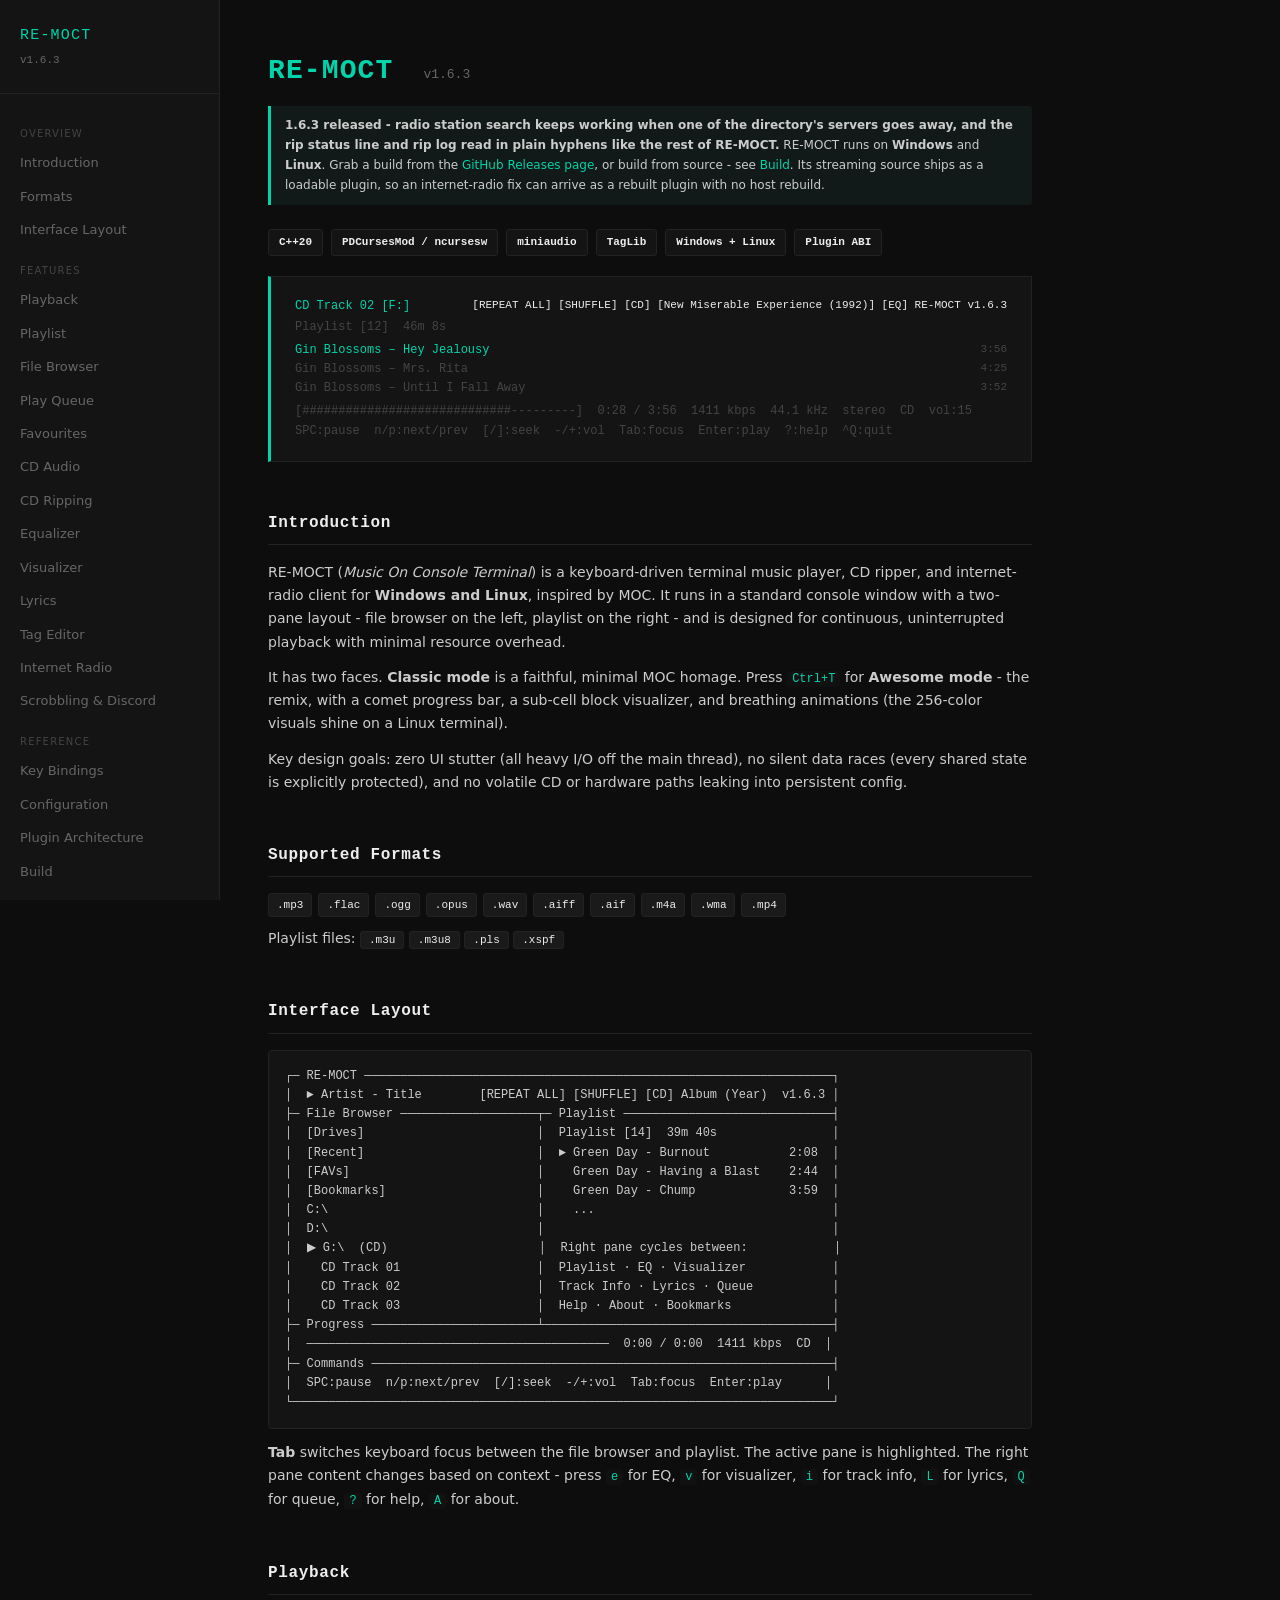
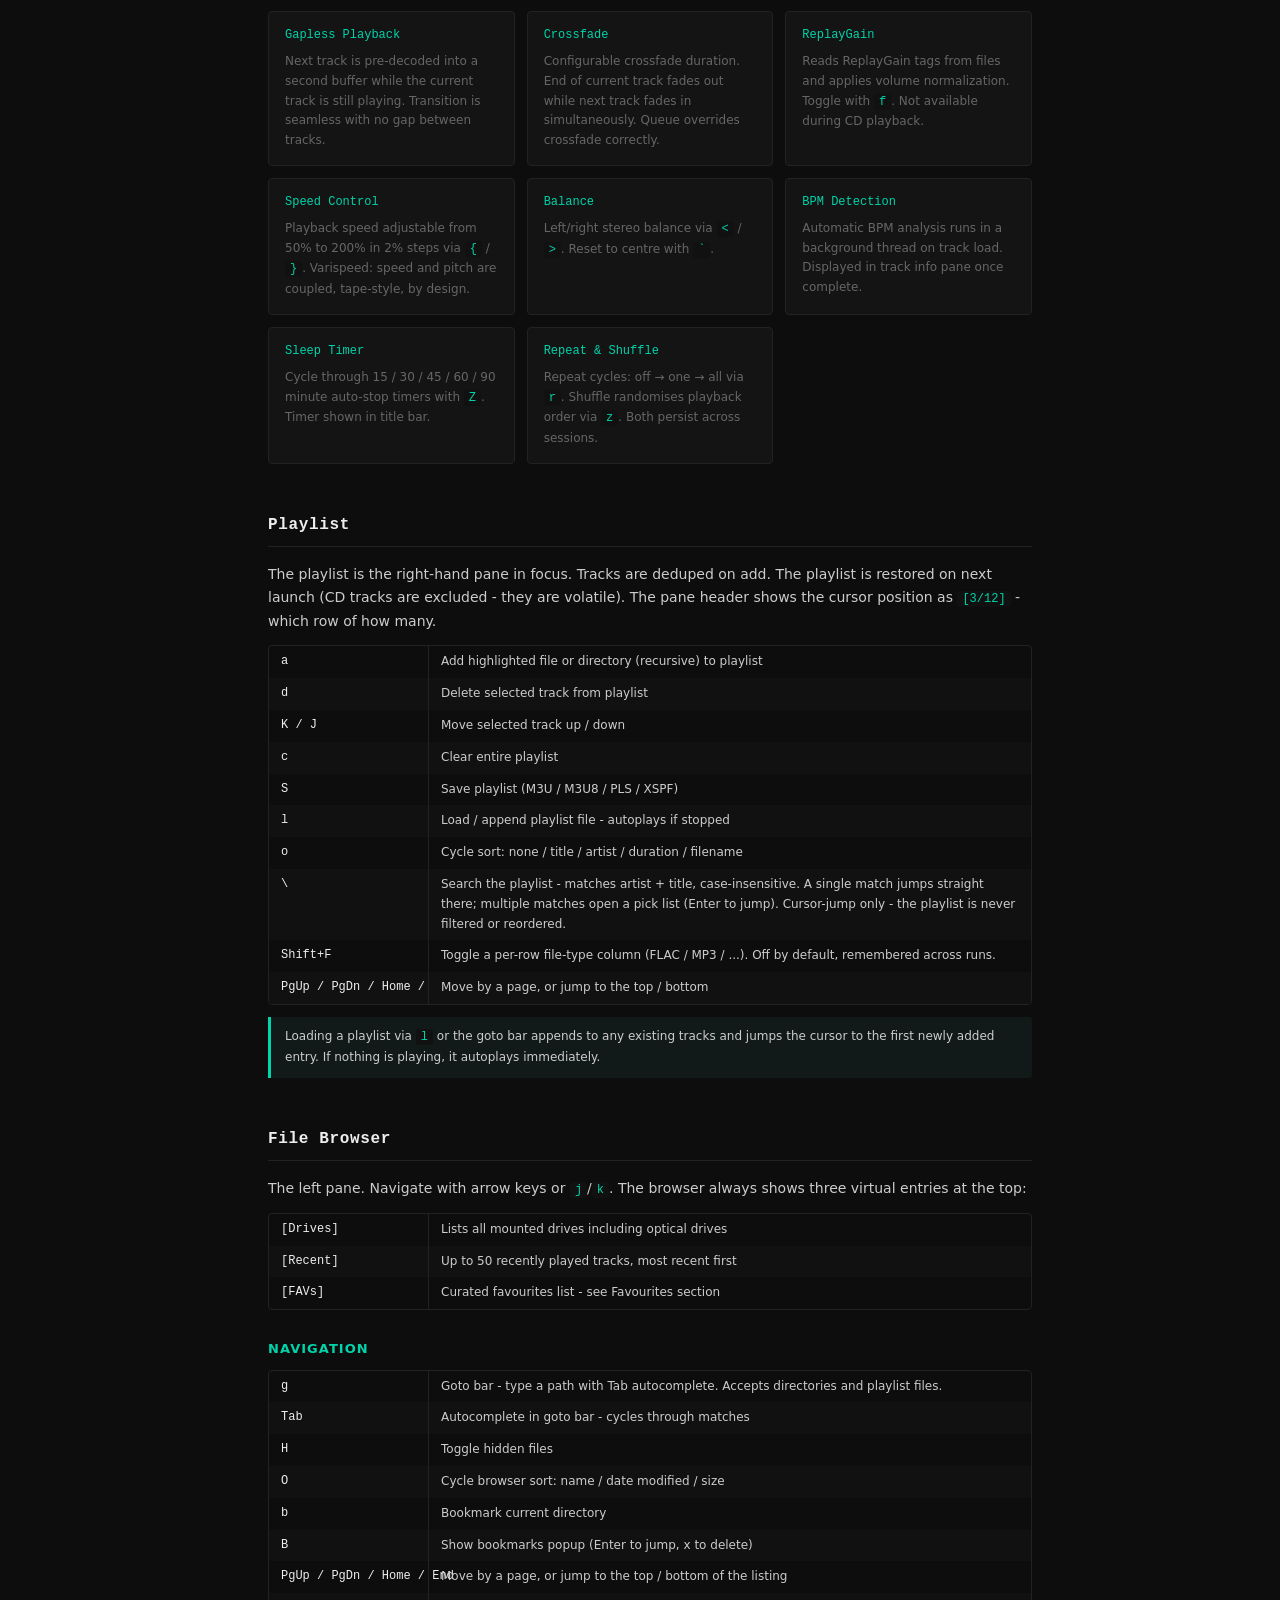
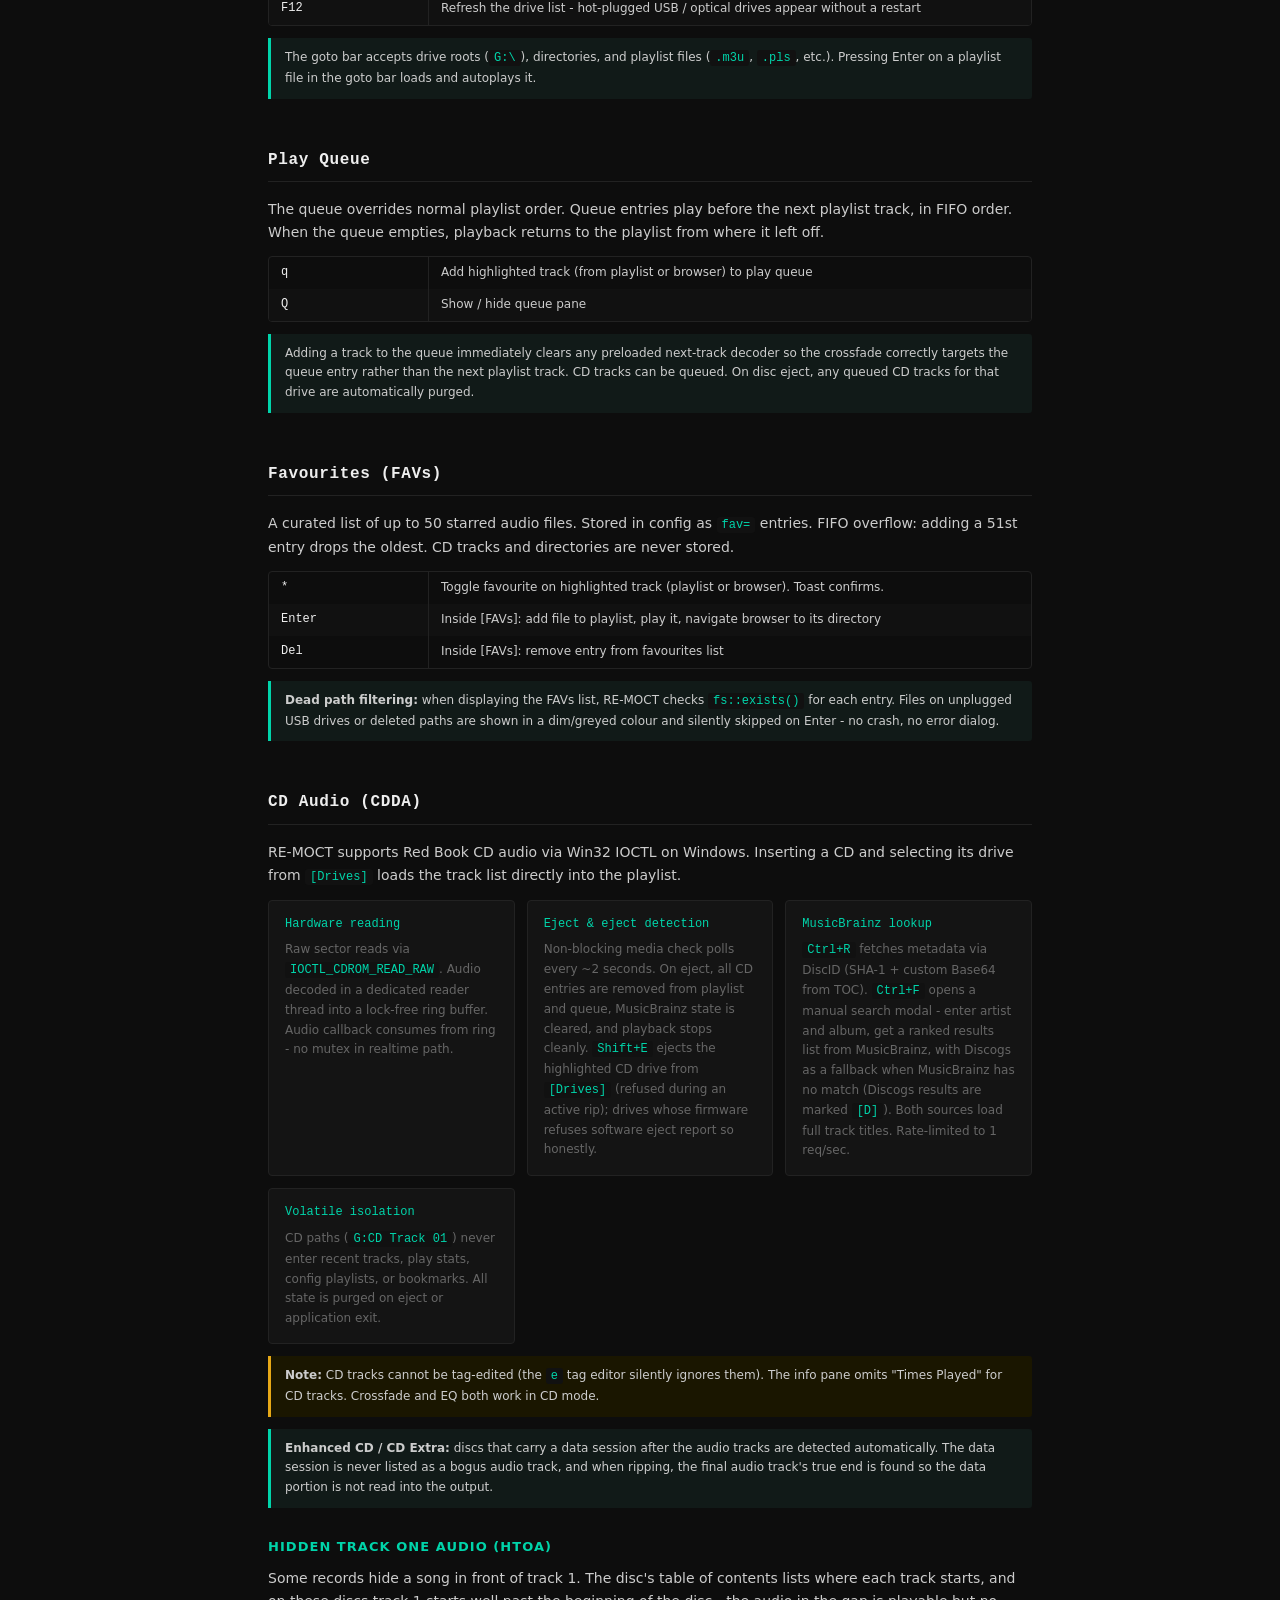
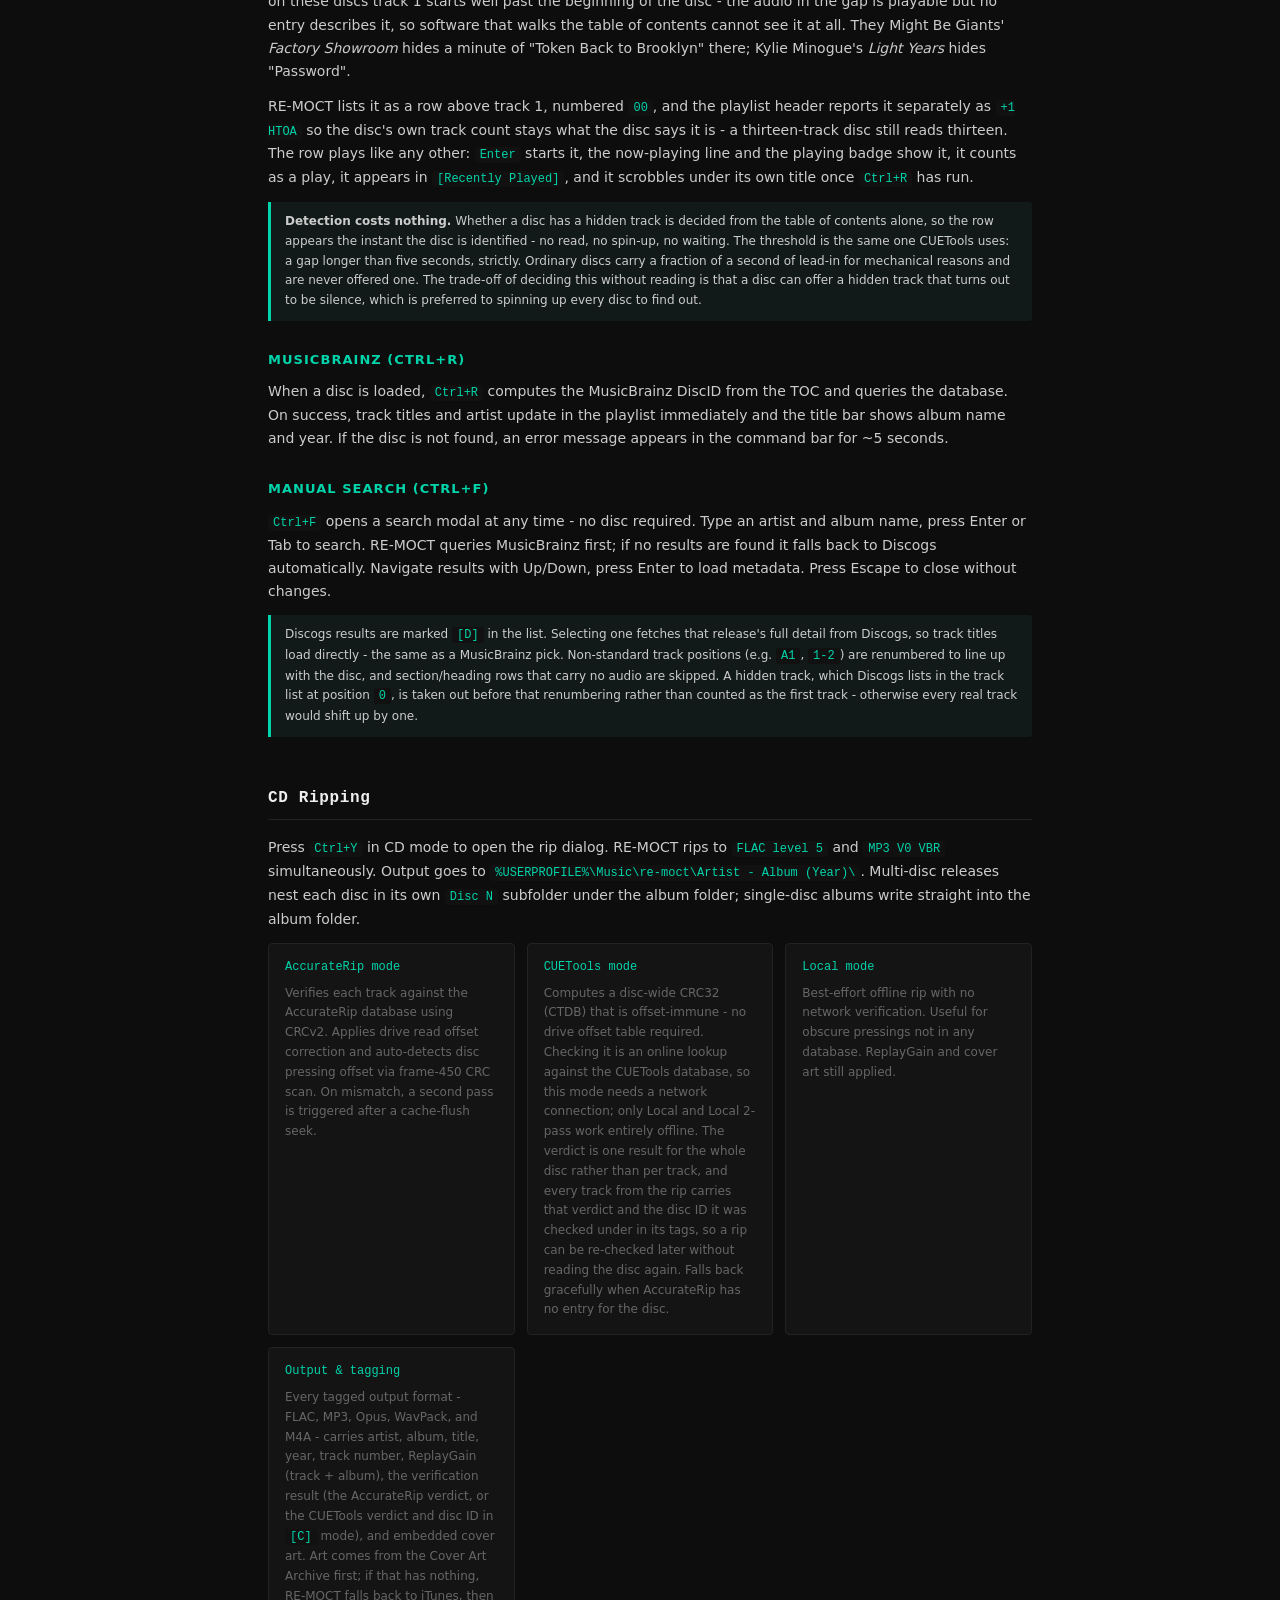
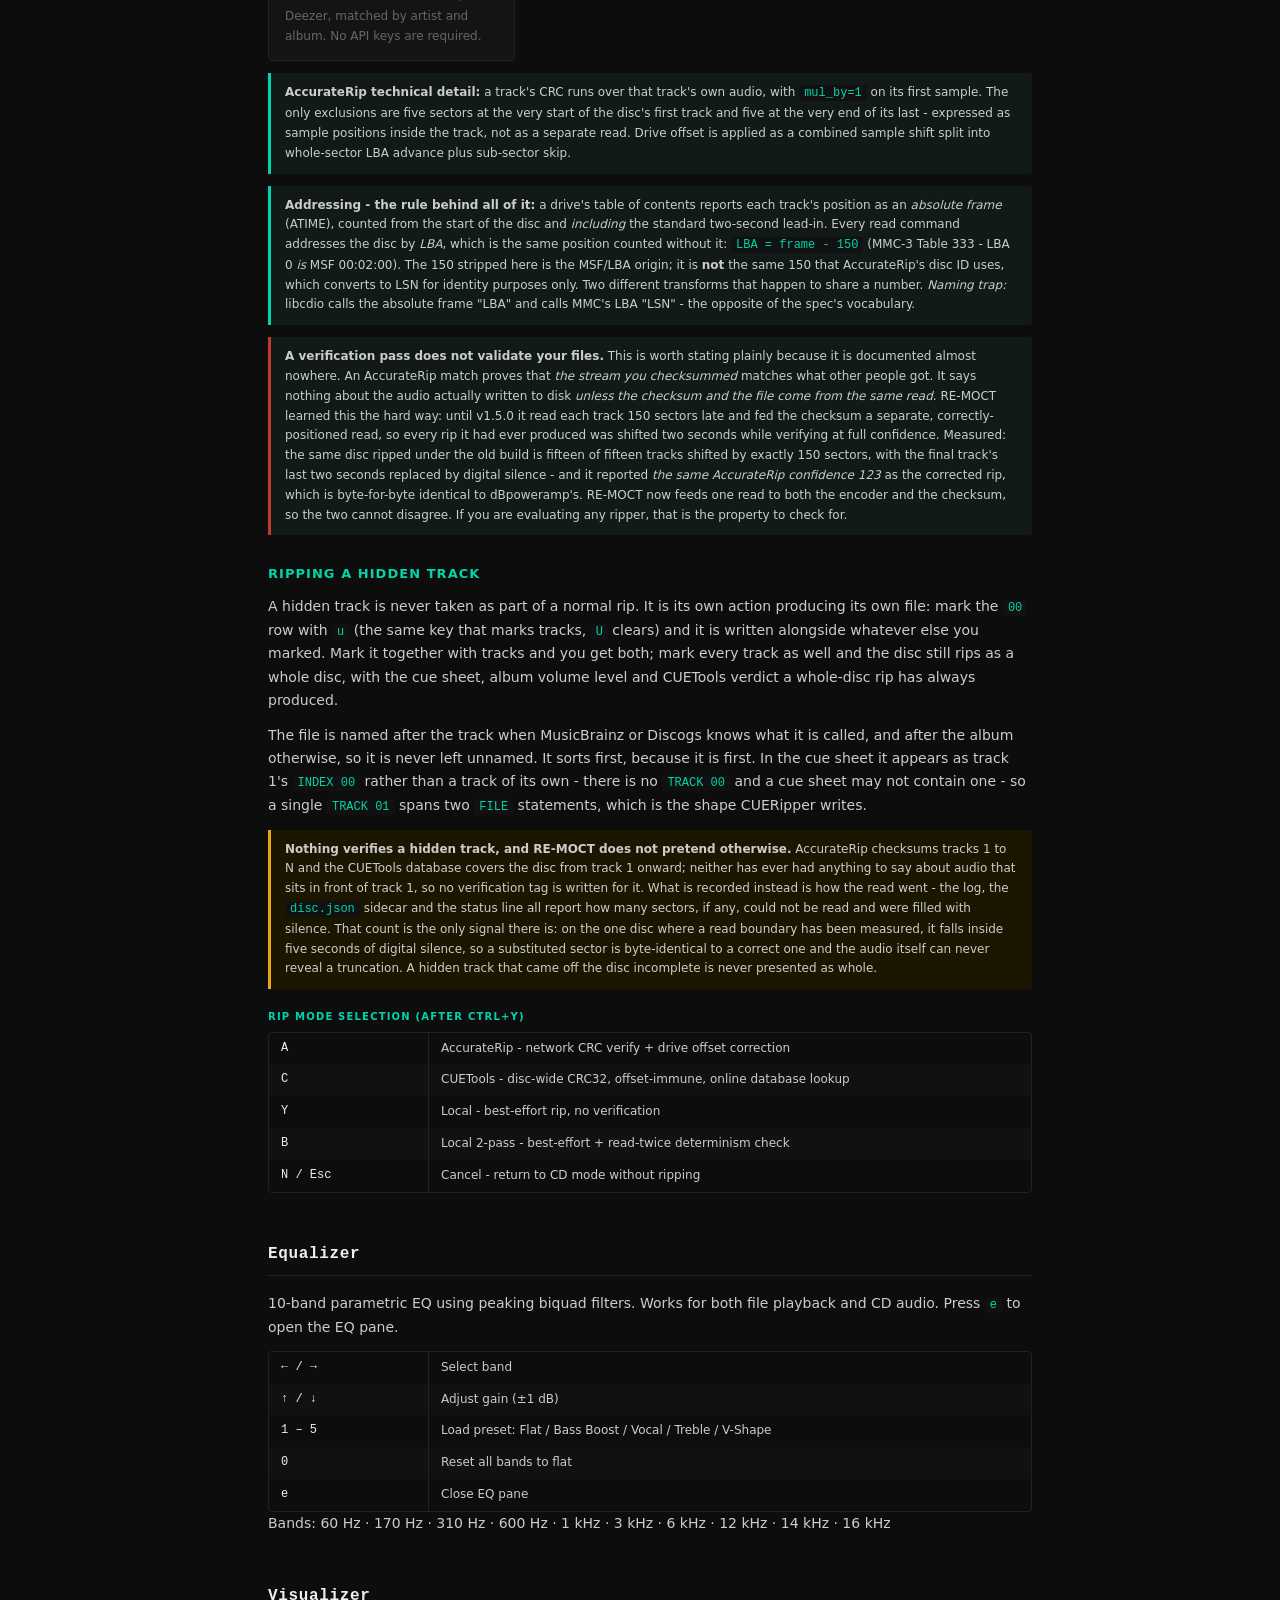
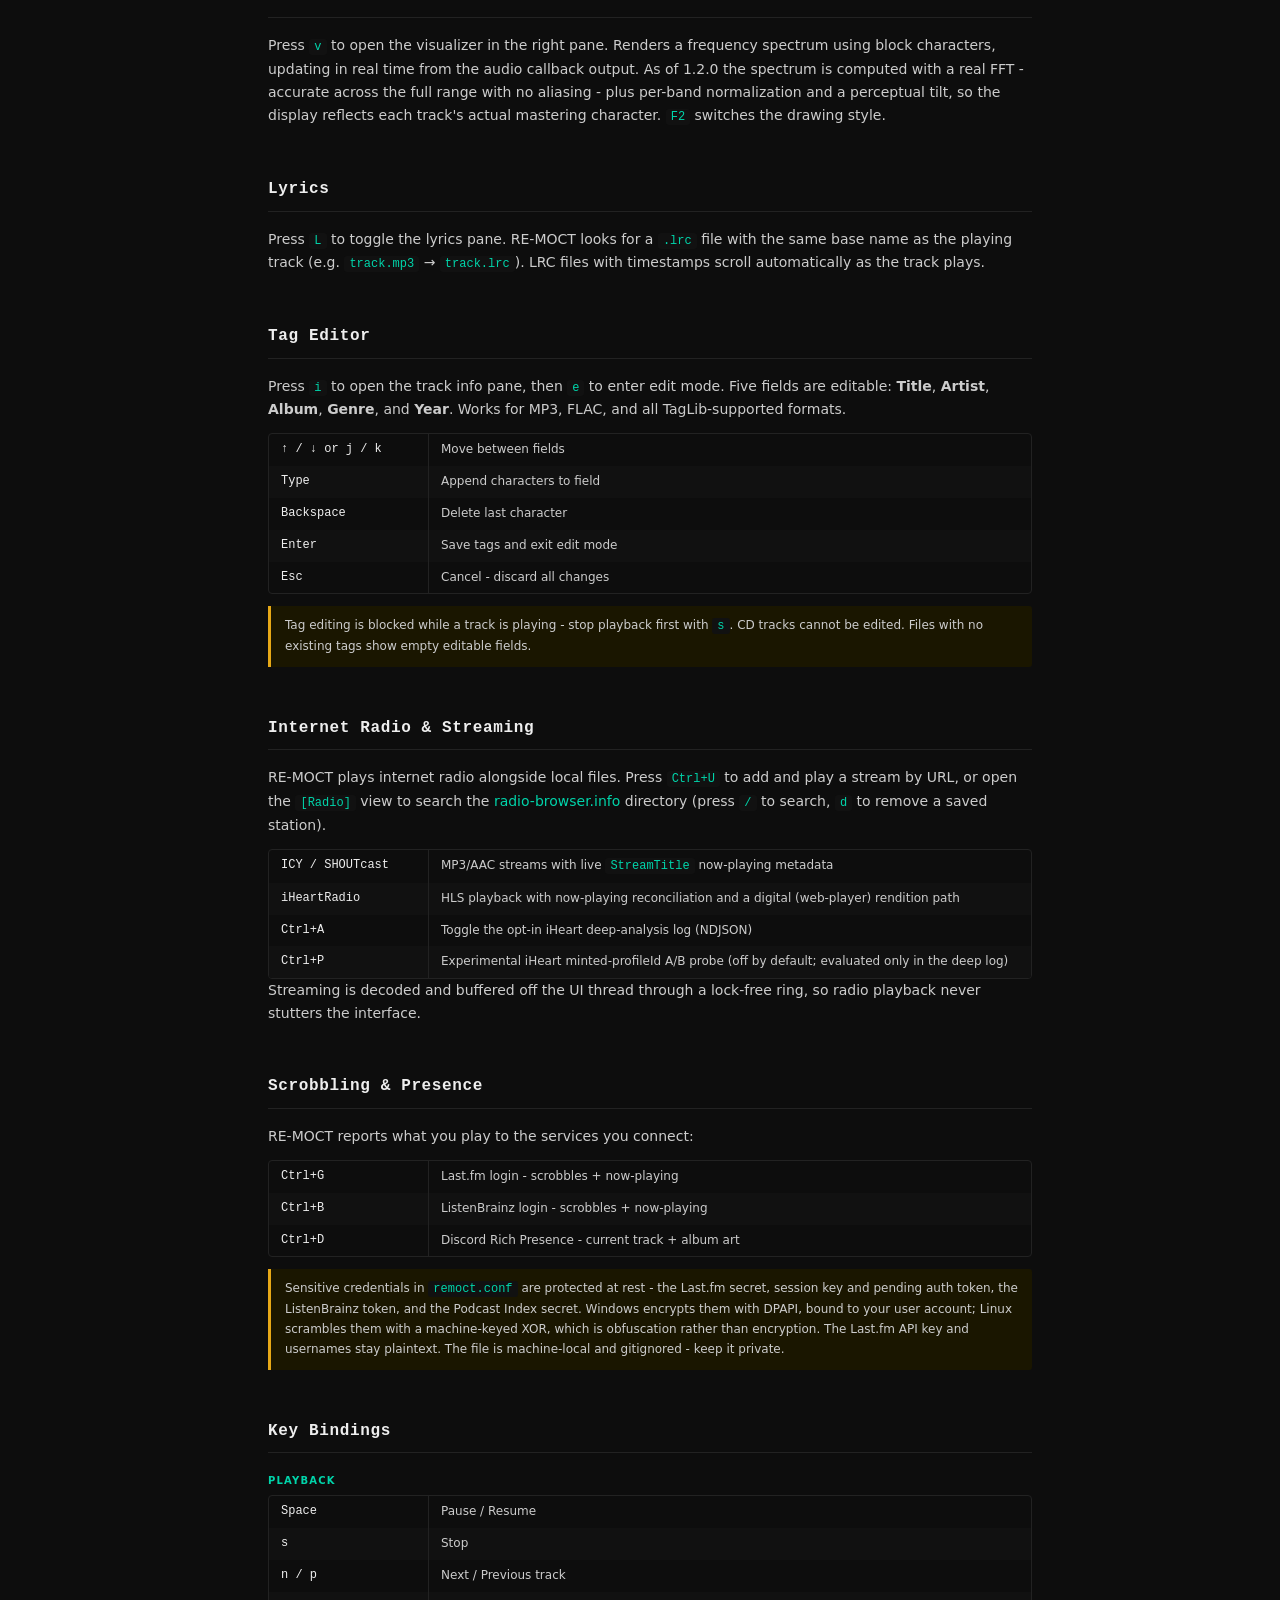
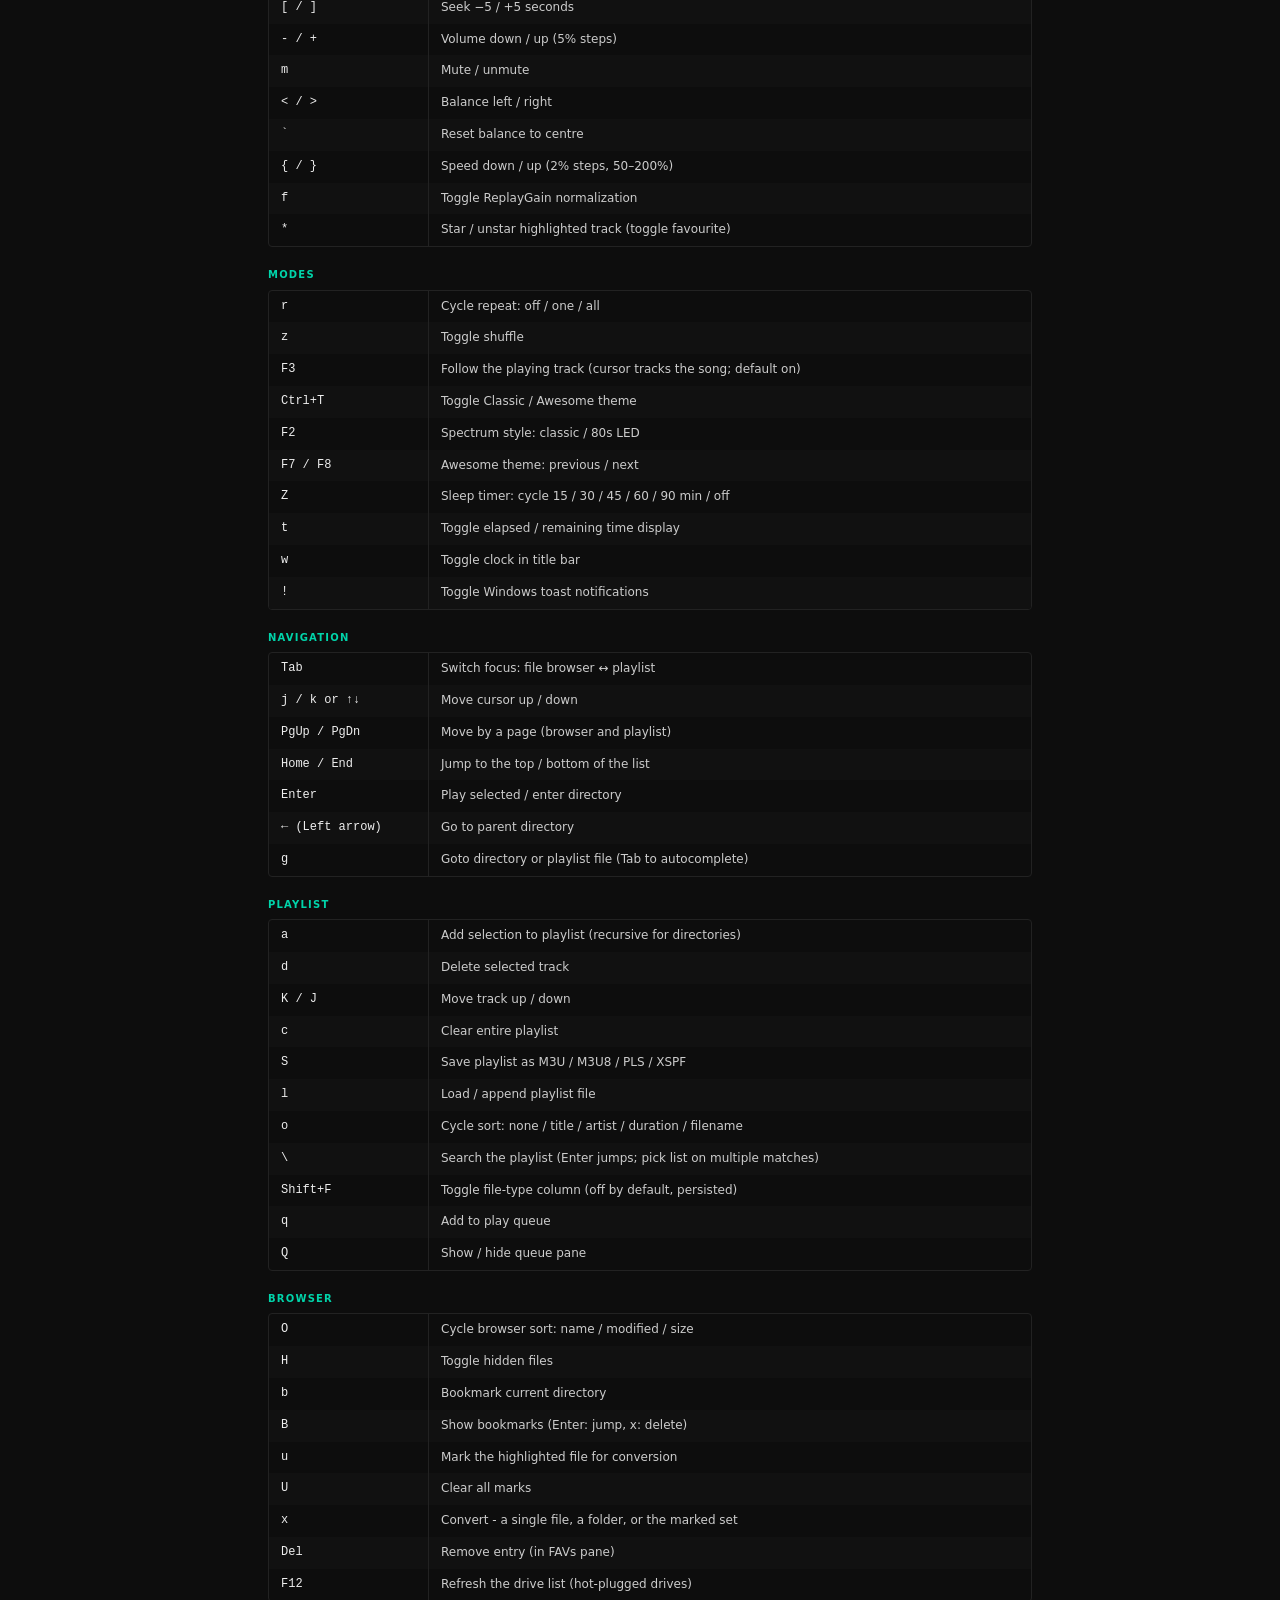
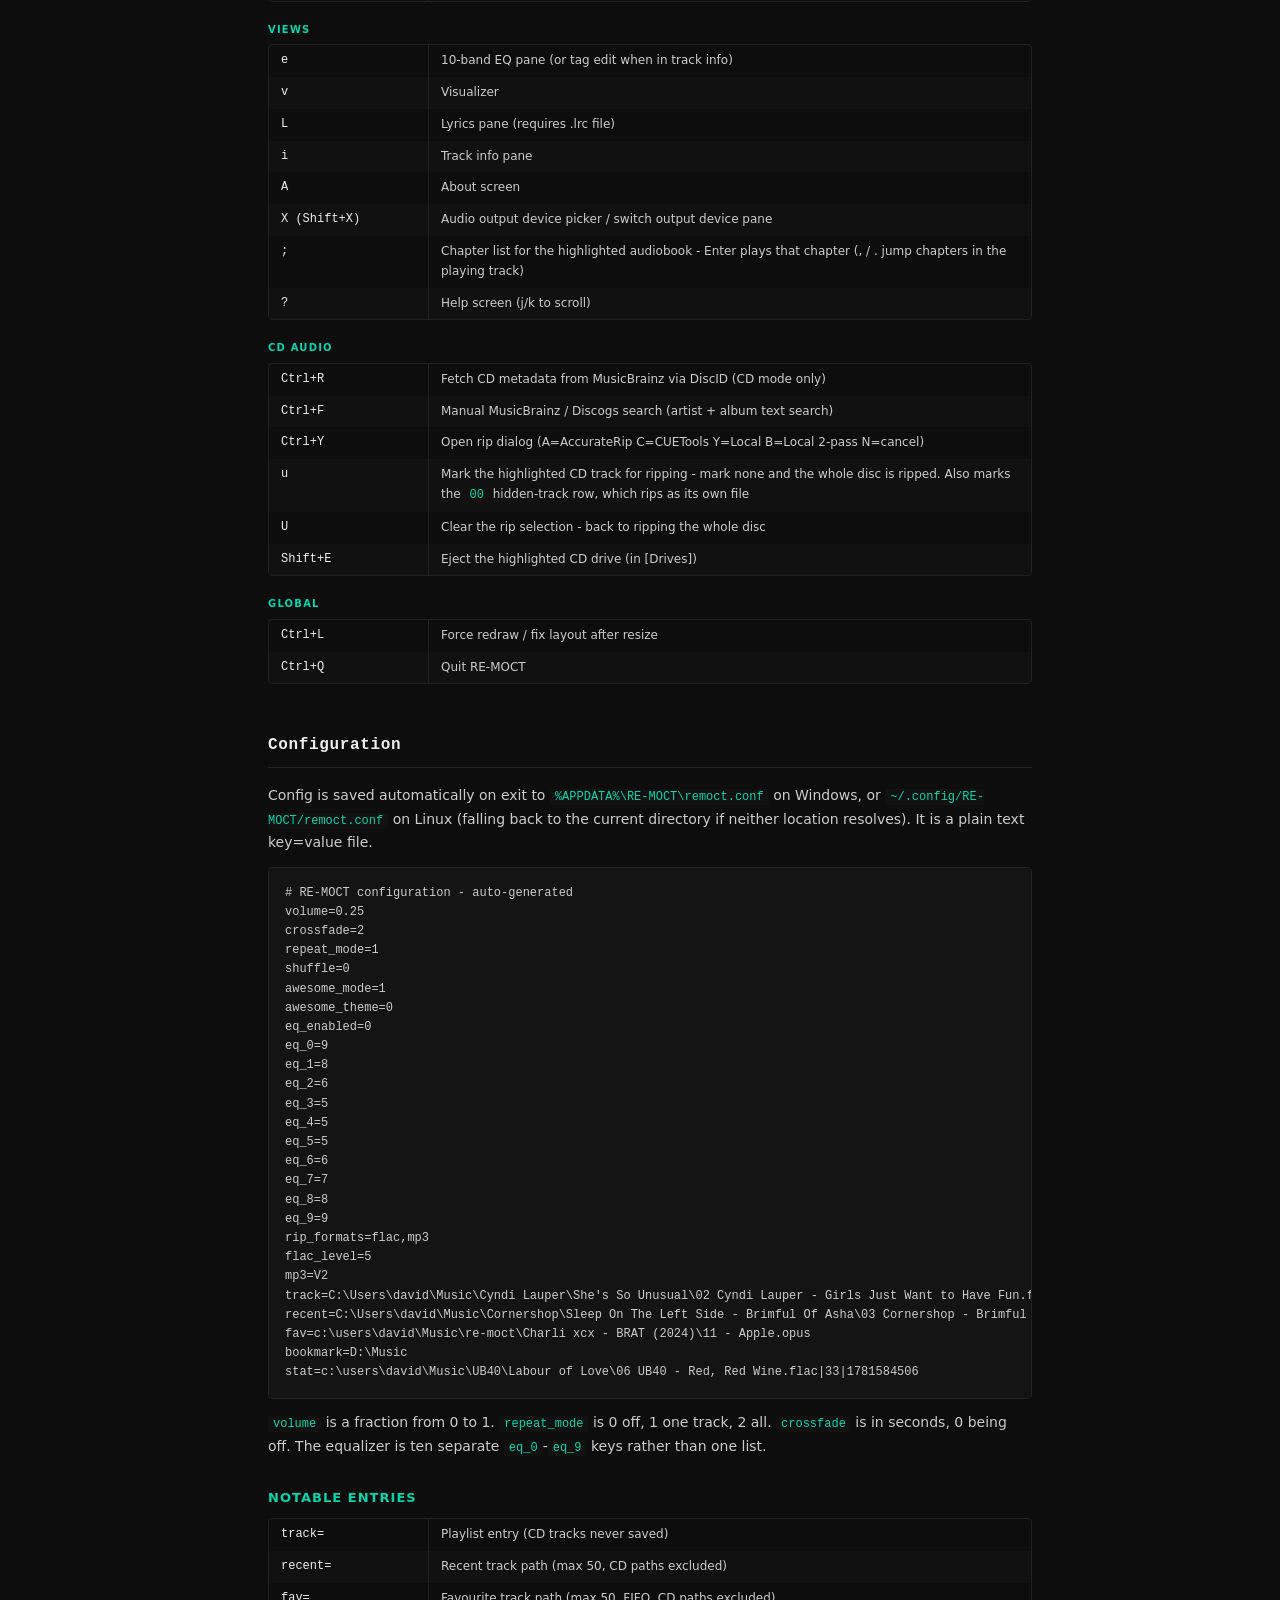
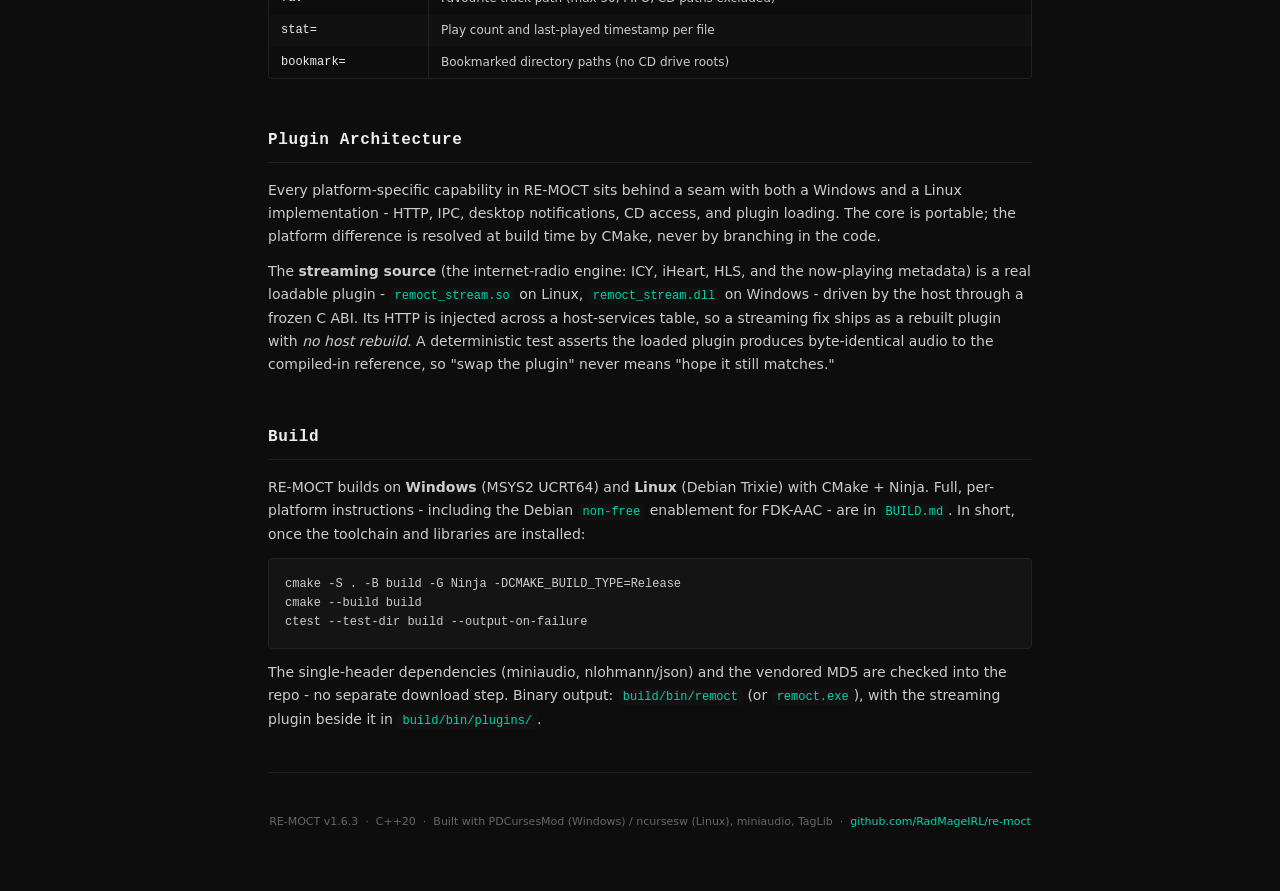
<file: docs/index.html>
<!DOCTYPE html>
<html lang="en">
<head>
<meta charset="UTF-8">
<meta name="viewport" content="width=device-width, initial-scale=1.0">
<title>RE-MOCT - Documentation</title>
<style>
  :root {
    --bg:        #0d0d0d;
    --surface:   #141414;
    --border:    #222;
    --accent:    #00d4aa;
    --accent2:   #005f4e;
    --dim:       #444;
    --muted:     #666;
    --text:      #ccc;
    --bright:    #eee;
    --warn:      #e6a817;
    --danger:    #c0392b;
    --mono:      'JetBrains Mono', 'Fira Code', 'Cascadia Code', monospace;
    --sans:      'Inter', 'Segoe UI', system-ui, sans-serif;
  }

  * { box-sizing: border-box; margin: 0; padding: 0; }

  body {
    background: var(--bg);
    color: var(--text);
    font-family: var(--sans);
    font-size: 14px;
    line-height: 1.65;
  }

  /* ── Layout ── */
  .layout { display: flex; min-height: 100vh; }

  nav {
    width: 220px;
    flex-shrink: 0;
    background: var(--surface);
    border-right: 1px solid var(--border);
    position: sticky;
    top: 0;
    height: 100vh;
    overflow-y: auto;
    padding: 24px 0 48px;
  }

  nav .logo {
    font-family: var(--mono);
    font-size: 15px;
    color: var(--accent);
    padding: 0 20px 24px;
    border-bottom: 1px solid var(--border);
    margin-bottom: 16px;
    letter-spacing: 0.08em;
  }
  nav .logo span { color: var(--muted); font-size: 11px; display: block; margin-top: 2px; letter-spacing: 0; }

  nav a {
    display: block;
    padding: 6px 20px;
    color: var(--muted);
    text-decoration: none;
    font-size: 13px;
    transition: color 0.15s;
  }
  nav a:hover { color: var(--accent); }
  nav .nav-section {
    font-size: 10px;
    letter-spacing: 0.12em;
    text-transform: uppercase;
    color: var(--dim);
    padding: 16px 20px 4px;
  }

  main {
    flex: 1;
    max-width: 860px;
    padding: 48px 48px 96px;
  }

  /* ── Typography ── */
  h1 {
    font-family: var(--mono);
    font-size: 28px;
    color: var(--accent);
    letter-spacing: 0.04em;
    margin-bottom: 8px;
  }
  h1 .version {
    font-size: 13px;
    color: var(--muted);
    margin-left: 12px;
    letter-spacing: 0;
    font-weight: 400;
  }

  h2 {
    font-family: var(--mono);
    font-size: 16px;
    color: var(--bright);
    margin: 48px 0 16px;
    padding-bottom: 8px;
    border-bottom: 1px solid var(--border);
    letter-spacing: 0.04em;
  }

  h3 {
    font-size: 13px;
    font-weight: 600;
    color: var(--accent);
    text-transform: uppercase;
    letter-spacing: 0.08em;
    margin: 28px 0 10px;
  }

  p { margin-bottom: 12px; color: var(--text); }

  a { color: var(--accent); text-decoration: none; }
  a:hover { text-decoration: underline; }

  /* ── Components ── */
  .hero {
    background: var(--surface);
    border: 1px solid var(--border);
    border-left: 3px solid var(--accent);
    padding: 20px 24px;
    margin-bottom: 32px;
    font-family: var(--mono);
    font-size: 12px;
    color: var(--muted);
    line-height: 1.6;
    overflow: hidden;
    white-space: nowrap;
  }
  .hero-line {
    display: flex;
    justify-content: space-between;
    gap: 12px;
    overflow: hidden;
  }
  .hero-line .left  { flex-shrink: 0; }
  .hero-line .right { color: var(--bright); font-size: 11px; white-space: nowrap; overflow: hidden; text-overflow: ellipsis; }
  .hero .hl  { color: var(--accent); }
  .hero .hi  { color: var(--bright); }
  .hero .dim { color: var(--dim); }
  .hero .sep { display: block; height: 4px; }

  .tag {
    display: inline-block;
    background: var(--accent2);
    color: var(--accent);
    font-family: var(--mono);
    font-size: 10px;
    padding: 2px 7px;
    border-radius: 3px;
    letter-spacing: 0.06em;
    vertical-align: middle;
  }

  .badge-row { display: flex; gap: 8px; flex-wrap: wrap; margin-bottom: 20px; }
  .badge {
    background: var(--surface);
    border: 1px solid var(--border);
    color: var(--muted);
    font-family: var(--mono);
    font-size: 11px;
    padding: 3px 10px;
    border-radius: 3px;
  }
  .badge b { color: var(--bright); }

  /* Key binding tables */
  .kb-section { margin-bottom: 8px; }

  .kb-group {
    font-size: 10px;
    letter-spacing: 0.12em;
    text-transform: uppercase;
    color: var(--accent);
    margin: 20px 0 6px;
    font-weight: 600;
  }

  .kb {
    display: grid;
    grid-template-columns: 160px 1fr;
    gap: 0;
    border: 1px solid var(--border);
    border-radius: 4px;
    overflow: hidden;
  }
  .kb-row {
    display: contents;
  }
  .kb-row:nth-child(even) .kb-key,
  .kb-row:nth-child(even) .kb-desc {
    background: #111;
  }
  .kb-key {
    font-family: var(--mono);
    font-size: 12px;
    color: var(--bright);
    padding: 6px 12px;
    border-right: 1px solid var(--border);
    white-space: nowrap;
  }
  .kb-desc {
    font-size: 12px;
    color: var(--text);
    padding: 6px 12px;
  }

  /* Feature cards */
  .card-grid {
    display: grid;
    grid-template-columns: repeat(auto-fill, minmax(240px, 1fr));
    gap: 12px;
    margin-top: 12px;
  }
  .card {
    background: var(--surface);
    border: 1px solid var(--border);
    border-radius: 4px;
    padding: 14px 16px;
  }
  .card-title {
    font-family: var(--mono);
    font-size: 12px;
    color: var(--accent);
    margin-bottom: 6px;
  }
  .card p { font-size: 12px; color: var(--muted); margin: 0; }

  /* Format pills */
  .format-list { display: flex; flex-wrap: wrap; gap: 6px; margin-top: 8px; }
  .fmt {
    font-family: var(--mono);
    font-size: 11px;
    color: var(--bright);
    background: #1a1a1a;
    border: 1px solid var(--border);
    padding: 2px 8px;
    border-radius: 3px;
  }

  /* Notes / warnings */
  .note {
    background: #111a18;
    border-left: 3px solid var(--accent);
    padding: 10px 14px;
    font-size: 12px;
    color: var(--text);
    margin: 12px 0;
    border-radius: 0 3px 3px 0;
  }
  .warn {
    background: #1a1600;
    border-left: 3px solid var(--warn);
    padding: 10px 14px;
    font-size: 12px;
    color: var(--text);
    margin: 12px 0;
    border-radius: 0 3px 3px 0;
  }

  code {
    font-family: var(--mono);
    font-size: 12px;
    color: var(--accent);
    background: #111;
    padding: 1px 5px;
    border-radius: 3px;
  }

  pre {
    font-family: var(--mono);
    font-size: 12px;
    background: var(--surface);
    border: 1px solid var(--border);
    padding: 16px;
    border-radius: 4px;
    overflow-x: auto;
    color: var(--text);
    margin: 12px 0;
    line-height: 1.6;
  }

  .section-anchor { scroll-margin-top: 24px; }

  hr {
    border: none;
    border-top: 1px solid var(--border);
    margin: 40px 0;
  }
</style>
</head>
<body>
<div class="layout">

<!-- ── Sidebar ── -->
<nav>
  <div class="logo">RE-MOCT<span>v1.6.3</span></div>
  <div class="nav-section">Overview</div>
  <a href="#intro">Introduction</a>
  <a href="#formats">Formats</a>
  <a href="#layout">Interface Layout</a>
  <div class="nav-section">Features</div>
  <a href="#playback">Playback</a>
  <a href="#playlist">Playlist</a>
  <a href="#browser">File Browser</a>
  <a href="#queue">Play Queue</a>
  <a href="#favs">Favourites</a>
  <a href="#cd">CD Audio</a>
  <a href="#ripping">CD Ripping</a>
  <a href="#eq">Equalizer</a>
  <a href="#visualizer">Visualizer</a>
  <a href="#lyrics">Lyrics</a>
  <a href="#tags">Tag Editor</a>
  <a href="#radio">Internet Radio</a>
  <a href="#scrobble">Scrobbling &amp; Discord</a>
  <div class="nav-section">Reference</div>
  <a href="#keybindings">Key Bindings</a>
  <a href="#config">Configuration</a>
  <a href="#plugin">Plugin Architecture</a>
  <a href="#build">Build</a>
</nav>

<!-- ── Main ── -->
<main>

<h1>RE-MOCT <span class="version">v1.6.3</span></h1>

<div class="note" style="margin-bottom:24px">
  <strong>1.6.3 released - radio station search keeps working when one of the
  directory's servers goes away, and the rip status line and rip log read in plain
  hyphens like the rest of RE-MOCT.</strong>
  RE-MOCT runs on <strong>Windows</strong> and <strong>Linux</strong>. Grab a build from the
  <a href="https://github.com/RadMageIRL/re-moct/releases">GitHub Releases page</a>, or build
  from source - see <a href="#build">Build</a>. Its streaming source ships as a loadable
  plugin, so an internet-radio fix can arrive as a rebuilt plugin with no host rebuild.
</div>

<div class="badge-row">
  <div class="badge"><b>C++20</b></div>
  <div class="badge"><b>PDCursesMod / ncursesw</b></div>
  <div class="badge"><b>miniaudio</b></div>
  <div class="badge"><b>TagLib</b></div>
  <div class="badge"><b>Windows + Linux</b></div>
  <div class="badge"><b>Plugin ABI</b></div>
</div>

<div class="hero">
  <div class="hero-line">
    <span class="left hl">CD Track 02 [F:]</span>
    <span class="right">[REPEAT ALL] [SHUFFLE] [CD] [New Miserable Experience (1992)] [EQ] RE-MOCT v1.6.3</span>
  </div>
  <div class="hero-line" style="margin-top:2px">
    <span class="left dim">Playlist [12]&nbsp;&nbsp;46m 8s</span>
    <span class="right"></span>
  </div>
  <div class="hero-line" style="margin-top:4px">
    <span class="left hl">Gin Blossoms &#8211; Hey Jealousy</span>
    <span class="right dim">3:56</span>
  </div>
  <div class="hero-line">
    <span class="left dim">Gin Blossoms &#8211; Mrs. Rita</span>
    <span class="right dim">4:25</span>
  </div>
  <div class="hero-line">
    <span class="left dim">Gin Blossoms &#8211; Until I Fall Away</span>
    <span class="right dim">3:52</span>
  </div>
  <span class="sep"></span>
  <div class="hero-line">
    <span class="left dim">[#############################---------]&nbsp;&nbsp;0:28 / 3:56&nbsp;&nbsp;1411 kbps&nbsp;&nbsp;44.1 kHz&nbsp;&nbsp;stereo&nbsp;&nbsp;CD&nbsp;&nbsp;vol:15</span>
    <span class="right"></span>
  </div>
  <div class="hero-line">
    <span class="left dim">SPC:pause&nbsp;&nbsp;n/p:next/prev&nbsp;&nbsp;[/]:seek&nbsp;&nbsp;-/+:vol&nbsp;&nbsp;Tab:focus&nbsp;&nbsp;Enter:play&nbsp;&nbsp;?:help&nbsp;&nbsp;^Q:quit</span>
    <span class="right"></span>
  </div>
</div>

<!-- ── Intro ── -->
<h2 id="intro" class="section-anchor">Introduction</h2>

<p>RE-MOCT (<em>Music On Console Terminal</em>) is a keyboard-driven terminal music player, CD ripper, and internet-radio client for <strong>Windows and Linux</strong>, inspired by MOC. It runs in a standard console window with a two-pane layout - file browser on the left, playlist on the right - and is designed for continuous, uninterrupted playback with minimal resource overhead.</p>

<p>It has two faces. <strong>Classic mode</strong> is a faithful, minimal MOC homage. Press <code>Ctrl+T</code> for <strong>Awesome mode</strong> - the remix, with a comet progress bar, a sub-cell block visualizer, and breathing animations (the 256-color visuals shine on a Linux terminal).</p>

<p>Key design goals: zero UI stutter (all heavy I/O off the main thread), no silent data races (every shared state is explicitly protected), and no volatile CD or hardware paths leaking into persistent config.</p>

<!-- ── Formats ── -->
<h2 id="formats" class="section-anchor">Supported Formats</h2>
<div class="format-list">
  <span class="fmt">.mp3</span>
  <span class="fmt">.flac</span>
  <span class="fmt">.ogg</span>
  <span class="fmt">.opus</span>
  <span class="fmt">.wav</span>
  <span class="fmt">.aiff</span>
  <span class="fmt">.aif</span>
  <span class="fmt">.m4a</span>
  <span class="fmt">.wma</span>
  <span class="fmt">.mp4</span>
</div>
<p style="margin-top:10px">Playlist files: <span class="fmt">.m3u</span> <span class="fmt">.m3u8</span> <span class="fmt">.pls</span> <span class="fmt">.xspf</span></p>

<!-- ── Layout ── -->
<h2 id="layout" class="section-anchor">Interface Layout</h2>

<pre>┌─ RE-MOCT ─────────────────────────────────────────────────────────────────┐
│  ► Artist - Title        [REPEAT ALL] [SHUFFLE] [CD] Album (Year)  v1.6.3 │
├─ File Browser ───────────────────┬─ Playlist ─────────────────────────────┤
│  [Drives]                        │  Playlist [14]  39m 40s                │
│  [Recent]                        │  ► Green Day - Burnout           2:08  │
│  [FAVs]                          │    Green Day - Having a Blast    2:44  │
│  [Bookmarks]                     │    Green Day - Chump             3:59  │
│  C:\                             │    ...                                 │
│  D:\                             │                                        │
│  ▶ G:\  (CD)                     │  Right pane cycles between:            │
│    CD Track 01                   │  Playlist · EQ · Visualizer            │
│    CD Track 02                   │  Track Info · Lyrics · Queue           │
│    CD Track 03                   │  Help · About · Bookmarks              │
├─ Progress ───────────────────────┴────────────────────────────────────────┤
│  ──────────────────────────────────────────  0:00 / 0:00  1411 kbps  CD  │
├─ Commands ────────────────────────────────────────────────────────────────┤
│  SPC:pause  n/p:next/prev  [/]:seek  -/+:vol  Tab:focus  Enter:play      │
└───────────────────────────────────────────────────────────────────────────┘</pre>

<p><strong>Tab</strong> switches keyboard focus between the file browser and playlist. The active pane is highlighted. The right pane content changes based on context - press <code>e</code> for EQ, <code>v</code> for visualizer, <code>i</code> for track info, <code>L</code> for lyrics, <code>Q</code> for queue, <code>?</code> for help, <code>A</code> for about.</p>

<!-- ── Playback ── -->
<h2 id="playback" class="section-anchor">Playback</h2>

<div class="card-grid">
  <div class="card">
    <div class="card-title">Gapless Playback</div>
    <p>Next track is pre-decoded into a second buffer while the current track is still playing. Transition is seamless with no gap between tracks.</p>
  </div>
  <div class="card">
    <div class="card-title">Crossfade</div>
    <p>Configurable crossfade duration. End of current track fades out while next track fades in simultaneously. Queue overrides crossfade correctly.</p>
  </div>
  <div class="card">
    <div class="card-title">ReplayGain</div>
    <p>Reads ReplayGain tags from files and applies volume normalization. Toggle with <code>f</code>. Not available during CD playback.</p>
  </div>
  <div class="card">
    <div class="card-title">Speed Control</div>
    <p>Playback speed adjustable from 50% to 200% in 2% steps via <code>{</code> / <code>}</code>. Varispeed: speed and pitch are coupled, tape-style, by design.</p>
  </div>
  <div class="card">
    <div class="card-title">Balance</div>
    <p>Left/right stereo balance via <code>&lt;</code> / <code>&gt;</code>. Reset to centre with <code>`</code>.</p>
  </div>
  <div class="card">
    <div class="card-title">BPM Detection</div>
    <p>Automatic BPM analysis runs in a background thread on track load. Displayed in track info pane once complete.</p>
  </div>
  <div class="card">
    <div class="card-title">Sleep Timer</div>
    <p>Cycle through 15 / 30 / 45 / 60 / 90 minute auto-stop timers with <code>Z</code>. Timer shown in title bar.</p>
  </div>
  <div class="card">
    <div class="card-title">Repeat &amp; Shuffle</div>
    <p>Repeat cycles: off → one → all via <code>r</code>. Shuffle randomises playback order via <code>z</code>. Both persist across sessions.</p>
  </div>
</div>

<!-- ── Playlist ── -->
<h2 id="playlist" class="section-anchor">Playlist</h2>

<p>The playlist is the right-hand pane in focus. Tracks are deduped on add. The playlist is restored on next launch (CD tracks are excluded - they are volatile). The pane header shows the cursor position as <code>[3/12]</code> - which row of how many.</p>

<div class="kb">
  <div class="kb-row"><div class="kb-key">a</div><div class="kb-desc">Add highlighted file or directory (recursive) to playlist</div></div>
  <div class="kb-row"><div class="kb-key">d</div><div class="kb-desc">Delete selected track from playlist</div></div>
  <div class="kb-row"><div class="kb-key">K / J</div><div class="kb-desc">Move selected track up / down</div></div>
  <div class="kb-row"><div class="kb-key">c</div><div class="kb-desc">Clear entire playlist</div></div>
  <div class="kb-row"><div class="kb-key">S</div><div class="kb-desc">Save playlist (M3U / M3U8 / PLS / XSPF)</div></div>
  <div class="kb-row"><div class="kb-key">l</div><div class="kb-desc">Load / append playlist file - autoplays if stopped</div></div>
  <div class="kb-row"><div class="kb-key">o</div><div class="kb-desc">Cycle sort: none / title / artist / duration / filename</div></div>
  <div class="kb-row"><div class="kb-key">\</div><div class="kb-desc">Search the playlist - matches artist + title, case-insensitive. A single match jumps straight there; multiple matches open a pick list (Enter to jump). Cursor-jump only - the playlist is never filtered or reordered.</div></div>
  <div class="kb-row"><div class="kb-key">Shift+F</div><div class="kb-desc">Toggle a per-row file-type column (FLAC / MP3 / ...). Off by default, remembered across runs.</div></div>
  <div class="kb-row"><div class="kb-key">PgUp / PgDn / Home / End</div><div class="kb-desc">Move by a page, or jump to the top / bottom</div></div>
</div>

<div class="note">Loading a playlist via <code>l</code> or the goto bar appends to any existing tracks and jumps the cursor to the first newly added entry. If nothing is playing, it autoplays immediately.</div>

<!-- ── Browser ── -->
<h2 id="browser" class="section-anchor">File Browser</h2>

<p>The left pane. Navigate with arrow keys or <code>j</code>/<code>k</code>. The browser always shows three virtual entries at the top:</p>

<div class="kb">
  <div class="kb-row"><div class="kb-key">[Drives]</div><div class="kb-desc">Lists all mounted drives including optical drives</div></div>
  <div class="kb-row"><div class="kb-key">[Recent]</div><div class="kb-desc">Up to 50 recently played tracks, most recent first</div></div>
  <div class="kb-row"><div class="kb-key">[FAVs]</div><div class="kb-desc">Curated favourites list - see Favourites section</div></div>
</div>

<h3>Navigation</h3>
<div class="kb">
  <div class="kb-row"><div class="kb-key">g</div><div class="kb-desc">Goto bar - type a path with Tab autocomplete. Accepts directories and playlist files.</div></div>
  <div class="kb-row"><div class="kb-key">Tab</div><div class="kb-desc">Autocomplete in goto bar - cycles through matches</div></div>
  <div class="kb-row"><div class="kb-key">H</div><div class="kb-desc">Toggle hidden files</div></div>
  <div class="kb-row"><div class="kb-key">O</div><div class="kb-desc">Cycle browser sort: name / date modified / size</div></div>
  <div class="kb-row"><div class="kb-key">b</div><div class="kb-desc">Bookmark current directory</div></div>
  <div class="kb-row"><div class="kb-key">B</div><div class="kb-desc">Show bookmarks popup (Enter to jump, x to delete)</div></div>
  <div class="kb-row"><div class="kb-key">PgUp / PgDn / Home / End</div><div class="kb-desc">Move by a page, or jump to the top / bottom of the listing</div></div>
  <div class="kb-row"><div class="kb-key">F12</div><div class="kb-desc">Refresh the drive list - hot-plugged USB / optical drives appear without a restart</div></div>
</div>

<div class="note">The goto bar accepts drive roots (<code>G:\</code>), directories, and playlist files (<code>.m3u</code>, <code>.pls</code>, etc.). Pressing Enter on a playlist file in the goto bar loads and autoplays it.</div>

<!-- ── Queue ── -->
<h2 id="queue" class="section-anchor">Play Queue</h2>

<p>The queue overrides normal playlist order. Queue entries play before the next playlist track, in FIFO order. When the queue empties, playback returns to the playlist from where it left off.</p>

<div class="kb">
  <div class="kb-row"><div class="kb-key">q</div><div class="kb-desc">Add highlighted track (from playlist or browser) to play queue</div></div>
  <div class="kb-row"><div class="kb-key">Q</div><div class="kb-desc">Show / hide queue pane</div></div>
</div>

<div class="note">Adding a track to the queue immediately clears any preloaded next-track decoder so the crossfade correctly targets the queue entry rather than the next playlist track. CD tracks can be queued. On disc eject, any queued CD tracks for that drive are automatically purged.</div>

<!-- ── FAVs ── -->
<h2 id="favs" class="section-anchor">Favourites (FAVs)</h2>

<p>A curated list of up to 50 starred audio files. Stored in config as <code>fav=</code> entries. FIFO overflow: adding a 51st entry drops the oldest. CD tracks and directories are never stored.</p>

<div class="kb">
  <div class="kb-row"><div class="kb-key">*</div><div class="kb-desc">Toggle favourite on highlighted track (playlist or browser). Toast confirms.</div></div>
  <div class="kb-row"><div class="kb-key">Enter</div><div class="kb-desc">Inside [FAVs]: add file to playlist, play it, navigate browser to its directory</div></div>
  <div class="kb-row"><div class="kb-key">Del</div><div class="kb-desc">Inside [FAVs]: remove entry from favourites list</div></div>
</div>

<div class="note"><strong>Dead path filtering:</strong> when displaying the FAVs list, RE-MOCT checks <code>fs::exists()</code> for each entry. Files on unplugged USB drives or deleted paths are shown in a dim/greyed colour and silently skipped on Enter - no crash, no error dialog.</div>

<!-- ── CD ── -->
<h2 id="cd" class="section-anchor">CD Audio (CDDA)</h2>

<p>RE-MOCT supports Red Book CD audio via Win32 IOCTL on Windows. Inserting a CD and selecting its drive from <code>[Drives]</code> loads the track list directly into the playlist.</p>

<div class="card-grid">
  <div class="card">
    <div class="card-title">Hardware reading</div>
    <p>Raw sector reads via <code>IOCTL_CDROM_READ_RAW</code>. Audio decoded in a dedicated reader thread into a lock-free ring buffer. Audio callback consumes from ring - no mutex in realtime path.</p>
  </div>
  <div class="card">
    <div class="card-title">Eject &amp; eject detection</div>
    <p>Non-blocking media check polls every ~2 seconds. On eject, all CD entries are removed from playlist and queue, MusicBrainz state is cleared, and playback stops cleanly. <code>Shift+E</code> ejects the highlighted CD drive from <code>[Drives]</code> (refused during an active rip); drives whose firmware refuses software eject report so honestly.</p>
  </div>
  <div class="card">
    <div class="card-title">MusicBrainz lookup</div>
    <p><code>Ctrl+R</code> fetches metadata via DiscID (SHA-1 + custom Base64 from TOC). <code>Ctrl+F</code> opens a manual search modal - enter artist and album, get a ranked results list from MusicBrainz, with Discogs as a fallback when MusicBrainz has no match (Discogs results are marked <code>[D]</code>). Both sources load full track titles. Rate-limited to 1 req/sec.</p>
  </div>
  <div class="card">
    <div class="card-title">Volatile isolation</div>
    <p>CD paths (<code>G:CD Track 01</code>) never enter recent tracks, play stats, config playlists, or bookmarks. All state is purged on eject or application exit.</p>
  </div>
</div>

<div class="warn"><strong>Note:</strong> CD tracks cannot be tag-edited (the <code>e</code> tag editor silently ignores them). The info pane omits "Times Played" for CD tracks. Crossfade and EQ both work in CD mode.</div>

<div class="note"><strong>Enhanced CD / CD Extra:</strong> discs that carry a data session after the audio tracks are detected automatically. The data session is never listed as a bogus audio track, and when ripping, the final audio track's true end is found so the data portion is not read into the output.</div>

<h3>Hidden track one audio (HTOA)</h3>
<p>Some records hide a song in front of track 1. The disc's table of contents lists where each track starts, and on these discs track 1 starts well past the beginning of the disc - the audio in the gap is playable but no entry describes it, so software that walks the table of contents cannot see it at all. They Might Be Giants' <em>Factory Showroom</em> hides a minute of "Token Back to Brooklyn" there; Kylie Minogue's <em>Light Years</em> hides "Password".</p>

<p>RE-MOCT lists it as a row above track 1, numbered <code>00</code>, and the playlist header reports it separately as <code>+1 HTOA</code> so the disc's own track count stays what the disc says it is - a thirteen-track disc still reads thirteen. The row plays like any other: <code>Enter</code> starts it, the now-playing line and the playing badge show it, it counts as a play, it appears in <code>[Recently Played]</code>, and it scrobbles under its own title once <code>Ctrl+R</code> has run.</p>

<div class="note"><strong>Detection costs nothing.</strong> Whether a disc has a hidden track is decided from the table of contents alone, so the row appears the instant the disc is identified - no read, no spin-up, no waiting. The threshold is the same one CUETools uses: a gap longer than five seconds, strictly. Ordinary discs carry a fraction of a second of lead-in for mechanical reasons and are never offered one. The trade-off of deciding this without reading is that a disc can offer a hidden track that turns out to be silence, which is preferred to spinning up every disc to find out.</div>

<h3>MusicBrainz (Ctrl+R)</h3>
<p>When a disc is loaded, <code>Ctrl+R</code> computes the MusicBrainz DiscID from the TOC and queries the database. On success, track titles and artist update in the playlist immediately and the title bar shows album name and year. If the disc is not found, an error message appears in the command bar for ~5 seconds.</p>

<h3>Manual Search (Ctrl+F)</h3>
<p><code>Ctrl+F</code> opens a search modal at any time - no disc required. Type an artist and album name, press Enter or Tab to search. RE-MOCT queries MusicBrainz first; if no results are found it falls back to Discogs automatically. Navigate results with Up/Down, press Enter to load metadata. Press Escape to close without changes.</p>
<div class="note">Discogs results are marked <code>[D]</code> in the list. Selecting one fetches that release's full detail from Discogs, so track titles load directly - the same as a MusicBrainz pick. Non-standard track positions (e.g. <code>A1</code>, <code>1-2</code>) are renumbered to line up with the disc, and section/heading rows that carry no audio are skipped. A hidden track, which Discogs lists in the track list at position <code>0</code>, is taken out before that renumbering rather than counted as the first track - otherwise every real track would shift up by one.</div>

<!-- ── Ripping ── -->
<h2 id="ripping" class="section-anchor">CD Ripping</h2>

<p>Press <code>Ctrl+Y</code> in CD mode to open the rip dialog. RE-MOCT rips to <code>FLAC level 5</code> and <code>MP3 V0 VBR</code> simultaneously. Output goes to <code>%USERPROFILE%\Music\re-moct\Artist - Album (Year)\</code>. Multi-disc releases nest each disc in its own <code>Disc N</code> subfolder under the album folder; single-disc albums write straight into the album folder.</p>

<div class="card-grid">
  <div class="card">
    <div class="card-title">AccurateRip mode</div>
    <p>Verifies each track against the AccurateRip database using CRCv2. Applies drive read offset correction and auto-detects disc pressing offset via frame-450 CRC scan. On mismatch, a second pass is triggered after a cache-flush seek.</p>
  </div>
  <div class="card">
    <div class="card-title">CUETools mode</div>
    <p>Computes a disc-wide CRC32 (CTDB) that is offset-immune - no drive offset table required. Checking it is an online lookup against the CUETools database, so this mode needs a network connection; only Local and Local 2-pass work entirely offline. The verdict is one result for the whole disc rather than per track, and every track from the rip carries that verdict and the disc ID it was checked under in its tags, so a rip can be re-checked later without reading the disc again. Falls back gracefully when AccurateRip has no entry for the disc.</p>
  </div>
  <div class="card">
    <div class="card-title">Local mode</div>
    <p>Best-effort offline rip with no network verification. Useful for obscure pressings not in any database. ReplayGain and cover art still applied.</p>
  </div>
  <div class="card">
    <div class="card-title">Output &amp; tagging</div>
    <p>Every tagged output format - FLAC, MP3, Opus, WavPack, and M4A - carries artist, album, title, year, track number, ReplayGain (track + album), the verification result (the AccurateRip verdict, or the CUETools verdict and disc ID in <code>[C]</code> mode), and embedded cover art. Art comes from the Cover Art Archive first; if that has nothing, RE-MOCT falls back to iTunes, then Deezer, matched by artist and album. No API keys are required.</p>
  </div>
</div>

<div class="note"><strong>AccurateRip technical detail:</strong> a track's CRC runs over that track's own audio, with <code>mul_by=1</code> on its first sample. The only exclusions are five sectors at the very start of the disc's first track and five at the very end of its last - expressed as sample positions inside the track, not as a separate read. Drive offset is applied as a combined sample shift split into whole-sector LBA advance plus sub-sector skip.</div>

<div class="note"><strong>Addressing - the rule behind all of it:</strong> a drive's table of contents reports each track's position as an <em>absolute frame</em> (ATIME), counted from the start of the disc and <em>including</em> the standard two-second lead-in. Every read command addresses the disc by <em>LBA</em>, which is the same position counted without it: <code>LBA = frame - 150</code> (MMC-3 Table 333 - LBA 0 <em>is</em> MSF 00:02:00). The 150 stripped here is the MSF/LBA origin; it is <strong>not</strong> the same 150 that AccurateRip's disc ID uses, which converts to LSN for identity purposes only. Two different transforms that happen to share a number. <em>Naming trap:</em> libcdio calls the absolute frame "LBA" and calls MMC's LBA "LSN" - the opposite of the spec's vocabulary.</div>

<div class="note" style="border-left-color:#c0392b"><strong>A verification pass does not validate your files.</strong> This is worth stating plainly because it is documented almost nowhere. An AccurateRip match proves that <em>the stream you checksummed</em> matches what other people got. It says nothing about the audio actually written to disk <em>unless the checksum and the file come from the same read</em>. RE-MOCT learned this the hard way: until v1.5.0 it read each track 150 sectors late and fed the checksum a separate, correctly-positioned read, so every rip it had ever produced was shifted two seconds while verifying at full confidence. Measured: the same disc ripped under the old build is fifteen of fifteen tracks shifted by exactly 150 sectors, with the final track's last two seconds replaced by digital silence - and it reported <em>the same AccurateRip confidence 123</em> as the corrected rip, which is byte-for-byte identical to dBpoweramp's. RE-MOCT now feeds one read to both the encoder and the checksum, so the two cannot disagree. If you are evaluating any ripper, that is the property to check for.</div>

<h3>Ripping a hidden track</h3>
<p>A hidden track is never taken as part of a normal rip. It is its own action producing its own file: mark the <code>00</code> row with <code>u</code> (the same key that marks tracks, <code>U</code> clears) and it is written alongside whatever else you marked. Mark it together with tracks and you get both; mark every track as well and the disc still rips as a whole disc, with the cue sheet, album volume level and CUETools verdict a whole-disc rip has always produced.</p>

<p>The file is named after the track when MusicBrainz or Discogs knows what it is called, and after the album otherwise, so it is never left unnamed. It sorts first, because it is first. In the cue sheet it appears as track 1's <code>INDEX 00</code> rather than a track of its own - there is no <code>TRACK 00</code> and a cue sheet may not contain one - so a single <code>TRACK 01</code> spans two <code>FILE</code> statements, which is the shape CUERipper writes.</p>

<div class="warn"><strong>Nothing verifies a hidden track, and RE-MOCT does not pretend otherwise.</strong> AccurateRip checksums tracks 1 to N and the CUETools database covers the disc from track 1 onward; neither has ever had anything to say about audio that sits in front of track 1, so no verification tag is written for it. What is recorded instead is how the read went - the log, the <code>disc.json</code> sidecar and the status line all report how many sectors, if any, could not be read and were filled with silence. That count is the only signal there is: on the one disc where a read boundary has been measured, it falls inside five seconds of digital silence, so a substituted sector is byte-identical to a correct one and the audio itself can never reveal a truncation. A hidden track that came off the disc incomplete is never presented as whole.</div>

<div class="kb-group">Rip mode selection (after Ctrl+Y)</div>
<div class="kb">
  <div class="kb-row"><div class="kb-key">A</div><div class="kb-desc">AccurateRip - network CRC verify + drive offset correction</div></div>
  <div class="kb-row"><div class="kb-key">C</div><div class="kb-desc">CUETools - disc-wide CRC32, offset-immune, online database lookup</div></div>
  <div class="kb-row"><div class="kb-key">Y</div><div class="kb-desc">Local - best-effort rip, no verification</div></div>
  <div class="kb-row"><div class="kb-key">B</div><div class="kb-desc">Local 2-pass - best-effort + read-twice determinism check</div></div>
  <div class="kb-row"><div class="kb-key">N / Esc</div><div class="kb-desc">Cancel - return to CD mode without ripping</div></div>
</div>

<!-- ── EQ ── -->
<h2 id="eq" class="section-anchor">Equalizer</h2>

<p>10-band parametric EQ using peaking biquad filters. Works for both file playback and CD audio. Press <code>e</code> to open the EQ pane.</p>

<div class="kb">
  <div class="kb-row"><div class="kb-key">← / →</div><div class="kb-desc">Select band</div></div>
  <div class="kb-row"><div class="kb-key">↑ / ↓</div><div class="kb-desc">Adjust gain (±1 dB)</div></div>
  <div class="kb-row"><div class="kb-key">1 – 5</div><div class="kb-desc">Load preset: Flat / Bass Boost / Vocal / Treble / V-Shape</div></div>
  <div class="kb-row"><div class="kb-key">0</div><div class="kb-desc">Reset all bands to flat</div></div>
  <div class="kb-row"><div class="kb-key">e</div><div class="kb-desc">Close EQ pane</div></div>
</div>

<p>Bands: 60 Hz · 170 Hz · 310 Hz · 600 Hz · 1 kHz · 3 kHz · 6 kHz · 12 kHz · 14 kHz · 16 kHz</p>

<!-- ── Visualizer ── -->
<h2 id="visualizer" class="section-anchor">Visualizer</h2>

<p>Press <code>v</code> to open the visualizer in the right pane. Renders a frequency spectrum using block characters, updating in real time from the audio callback output. As of 1.2.0 the spectrum is computed with a real FFT - accurate across the full range with no aliasing - plus per-band normalization and a perceptual tilt, so the display reflects each track's actual mastering character. <code>F2</code> switches the drawing style.</p>

<!-- ── Lyrics ── -->
<h2 id="lyrics" class="section-anchor">Lyrics</h2>

<p>Press <code>L</code> to toggle the lyrics pane. RE-MOCT looks for a <code>.lrc</code> file with the same base name as the playing track (e.g. <code>track.mp3</code> → <code>track.lrc</code>). LRC files with timestamps scroll automatically as the track plays.</p>

<!-- ── Tag Editor ── -->
<h2 id="tags" class="section-anchor">Tag Editor</h2>

<p>Press <code>i</code> to open the track info pane, then <code>e</code> to enter edit mode. Five fields are editable: <strong>Title</strong>, <strong>Artist</strong>, <strong>Album</strong>, <strong>Genre</strong>, and <strong>Year</strong>. Works for MP3, FLAC, and all TagLib-supported formats.</p>

<div class="kb">
  <div class="kb-row"><div class="kb-key">↑ / ↓  or  j / k</div><div class="kb-desc">Move between fields</div></div>
  <div class="kb-row"><div class="kb-key">Type</div><div class="kb-desc">Append characters to field</div></div>
  <div class="kb-row"><div class="kb-key">Backspace</div><div class="kb-desc">Delete last character</div></div>
  <div class="kb-row"><div class="kb-key">Enter</div><div class="kb-desc">Save tags and exit edit mode</div></div>
  <div class="kb-row"><div class="kb-key">Esc</div><div class="kb-desc">Cancel - discard all changes</div></div>
</div>

<div class="warn">Tag editing is blocked while a track is playing - stop playback first with <code>s</code>. CD tracks cannot be edited. Files with no existing tags show empty editable fields.</div>

<!-- ── Internet Radio ── -->
<h2 id="radio" class="section-anchor">Internet Radio &amp; Streaming</h2>

<p>RE-MOCT plays internet radio alongside local files. Press <code>Ctrl+U</code> to add and play a stream by URL, or open the <code>[Radio]</code> view to search the <a href="https://www.radio-browser.info/">radio-browser.info</a> directory (press <code>/</code> to search, <code>d</code> to remove a saved station).</p>

<div class="kb">
  <div class="kb-row"><div class="kb-key">ICY / SHOUTcast</div><div class="kb-desc">MP3/AAC streams with live <code>StreamTitle</code> now-playing metadata</div></div>
  <div class="kb-row"><div class="kb-key">iHeartRadio</div><div class="kb-desc">HLS playback with now-playing reconciliation and a digital (web-player) rendition path</div></div>
  <div class="kb-row"><div class="kb-key">Ctrl+A</div><div class="kb-desc">Toggle the opt-in iHeart deep-analysis log (NDJSON)</div></div>
  <div class="kb-row"><div class="kb-key">Ctrl+P</div><div class="kb-desc">Experimental iHeart minted-profileId A/B probe (off by default; evaluated only in the deep log)</div></div>
</div>

<p>Streaming is decoded and buffered off the UI thread through a lock-free ring, so radio playback never stutters the interface.</p>

<!-- ── Scrobbling & Discord ── -->
<h2 id="scrobble" class="section-anchor">Scrobbling &amp; Presence</h2>

<p>RE-MOCT reports what you play to the services you connect:</p>

<div class="kb">
  <div class="kb-row"><div class="kb-key">Ctrl+G</div><div class="kb-desc">Last.fm login - scrobbles + now-playing</div></div>
  <div class="kb-row"><div class="kb-key">Ctrl+B</div><div class="kb-desc">ListenBrainz login - scrobbles + now-playing</div></div>
  <div class="kb-row"><div class="kb-key">Ctrl+D</div><div class="kb-desc">Discord Rich Presence - current track + album art</div></div>
</div>

<div class="warn">Sensitive credentials in <code>remoct.conf</code> are protected at rest - the Last.fm secret, session key and pending auth token, the ListenBrainz token, and the Podcast Index secret. Windows encrypts them with DPAPI, bound to your user account; Linux scrambles them with a machine-keyed XOR, which is obfuscation rather than encryption. The Last.fm API key and usernames stay plaintext. The file is machine-local and gitignored - keep it private.</div>

<!-- ── Key Bindings ── -->
<h2 id="keybindings" class="section-anchor">Key Bindings</h2>

<div class="kb-group">Playback</div>
<div class="kb">
  <div class="kb-row"><div class="kb-key">Space</div><div class="kb-desc">Pause / Resume</div></div>
  <div class="kb-row"><div class="kb-key">s</div><div class="kb-desc">Stop</div></div>
  <div class="kb-row"><div class="kb-key">n / p</div><div class="kb-desc">Next / Previous track</div></div>
  <div class="kb-row"><div class="kb-key">[ / ]</div><div class="kb-desc">Seek −5 / +5 seconds</div></div>
  <div class="kb-row"><div class="kb-key">- / +</div><div class="kb-desc">Volume down / up (5% steps)</div></div>
  <div class="kb-row"><div class="kb-key">m</div><div class="kb-desc">Mute / unmute</div></div>
  <div class="kb-row"><div class="kb-key">&lt; / &gt;</div><div class="kb-desc">Balance left / right</div></div>
  <div class="kb-row"><div class="kb-key">`</div><div class="kb-desc">Reset balance to centre</div></div>
  <div class="kb-row"><div class="kb-key">{ / }</div><div class="kb-desc">Speed down / up (2% steps, 50–200%)</div></div>
  <div class="kb-row"><div class="kb-key">f</div><div class="kb-desc">Toggle ReplayGain normalization</div></div>
  <div class="kb-row"><div class="kb-key">*</div><div class="kb-desc">Star / unstar highlighted track (toggle favourite)</div></div>
</div>

<div class="kb-group">Modes</div>
<div class="kb">
  <div class="kb-row"><div class="kb-key">r</div><div class="kb-desc">Cycle repeat: off / one / all</div></div>
  <div class="kb-row"><div class="kb-key">z</div><div class="kb-desc">Toggle shuffle</div></div>
  <div class="kb-row"><div class="kb-key">F3</div><div class="kb-desc">Follow the playing track (cursor tracks the song; default on)</div></div>
  <div class="kb-row"><div class="kb-key">Ctrl+T</div><div class="kb-desc">Toggle Classic / Awesome theme</div></div>
  <div class="kb-row"><div class="kb-key">F2</div><div class="kb-desc">Spectrum style: classic / 80s LED</div></div>
  <div class="kb-row"><div class="kb-key">F7 / F8</div><div class="kb-desc">Awesome theme: previous / next</div></div>
  <div class="kb-row"><div class="kb-key">Z</div><div class="kb-desc">Sleep timer: cycle 15 / 30 / 45 / 60 / 90 min / off</div></div>
  <div class="kb-row"><div class="kb-key">t</div><div class="kb-desc">Toggle elapsed / remaining time display</div></div>
  <div class="kb-row"><div class="kb-key">w</div><div class="kb-desc">Toggle clock in title bar</div></div>
  <div class="kb-row"><div class="kb-key">!</div><div class="kb-desc">Toggle Windows toast notifications</div></div>
</div>

<div class="kb-group">Navigation</div>
<div class="kb">
  <div class="kb-row"><div class="kb-key">Tab</div><div class="kb-desc">Switch focus: file browser ↔ playlist</div></div>
  <div class="kb-row"><div class="kb-key">j / k  or  ↑↓</div><div class="kb-desc">Move cursor up / down</div></div>
  <div class="kb-row"><div class="kb-key">PgUp / PgDn</div><div class="kb-desc">Move by a page (browser and playlist)</div></div>
  <div class="kb-row"><div class="kb-key">Home / End</div><div class="kb-desc">Jump to the top / bottom of the list</div></div>
  <div class="kb-row"><div class="kb-key">Enter</div><div class="kb-desc">Play selected / enter directory</div></div>
  <div class="kb-row"><div class="kb-key">← (Left arrow)</div><div class="kb-desc">Go to parent directory</div></div>
  <div class="kb-row"><div class="kb-key">g</div><div class="kb-desc">Goto directory or playlist file (Tab to autocomplete)</div></div>
</div>

<div class="kb-group">Playlist</div>
<div class="kb">
  <div class="kb-row"><div class="kb-key">a</div><div class="kb-desc">Add selection to playlist (recursive for directories)</div></div>
  <div class="kb-row"><div class="kb-key">d</div><div class="kb-desc">Delete selected track</div></div>
  <div class="kb-row"><div class="kb-key">K / J</div><div class="kb-desc">Move track up / down</div></div>
  <div class="kb-row"><div class="kb-key">c</div><div class="kb-desc">Clear entire playlist</div></div>
  <div class="kb-row"><div class="kb-key">S</div><div class="kb-desc">Save playlist as M3U / M3U8 / PLS / XSPF</div></div>
  <div class="kb-row"><div class="kb-key">l</div><div class="kb-desc">Load / append playlist file</div></div>
  <div class="kb-row"><div class="kb-key">o</div><div class="kb-desc">Cycle sort: none / title / artist / duration / filename</div></div>
  <div class="kb-row"><div class="kb-key">\</div><div class="kb-desc">Search the playlist (Enter jumps; pick list on multiple matches)</div></div>
  <div class="kb-row"><div class="kb-key">Shift+F</div><div class="kb-desc">Toggle file-type column (off by default, persisted)</div></div>
  <div class="kb-row"><div class="kb-key">q</div><div class="kb-desc">Add to play queue</div></div>
  <div class="kb-row"><div class="kb-key">Q</div><div class="kb-desc">Show / hide queue pane</div></div>
</div>

<div class="kb-group">Browser</div>
<div class="kb">
  <div class="kb-row"><div class="kb-key">O</div><div class="kb-desc">Cycle browser sort: name / modified / size</div></div>
  <div class="kb-row"><div class="kb-key">H</div><div class="kb-desc">Toggle hidden files</div></div>
  <div class="kb-row"><div class="kb-key">b</div><div class="kb-desc">Bookmark current directory</div></div>
  <div class="kb-row"><div class="kb-key">B</div><div class="kb-desc">Show bookmarks (Enter: jump, x: delete)</div></div>
  <div class="kb-row"><div class="kb-key">u</div><div class="kb-desc">Mark the highlighted file for conversion</div></div>
  <div class="kb-row"><div class="kb-key">U</div><div class="kb-desc">Clear all marks</div></div>
  <div class="kb-row"><div class="kb-key">x</div><div class="kb-desc">Convert - a single file, a folder, or the marked set</div></div>
  <div class="kb-row"><div class="kb-key">Del</div><div class="kb-desc">Remove entry (in FAVs pane)</div></div>
  <div class="kb-row"><div class="kb-key">F12</div><div class="kb-desc">Refresh the drive list (hot-plugged drives)</div></div>
</div>

<div class="kb-group">Views</div>
<div class="kb">
  <div class="kb-row"><div class="kb-key">e</div><div class="kb-desc">10-band EQ pane (or tag edit when in track info)</div></div>
  <div class="kb-row"><div class="kb-key">v</div><div class="kb-desc">Visualizer</div></div>
  <div class="kb-row"><div class="kb-key">L</div><div class="kb-desc">Lyrics pane (requires .lrc file)</div></div>
  <div class="kb-row"><div class="kb-key">i</div><div class="kb-desc">Track info pane</div></div>
  <div class="kb-row"><div class="kb-key">A</div><div class="kb-desc">About screen</div></div>
  <div class="kb-row"><div class="kb-key">X (Shift+X)</div><div class="kb-desc">Audio output device picker / switch output device pane</div></div>
  <div class="kb-row"><div class="kb-key">;</div><div class="kb-desc">Chapter list for the highlighted audiobook - Enter plays that chapter (, / . jump chapters in the playing track)</div></div>
  <div class="kb-row"><div class="kb-key">?</div><div class="kb-desc">Help screen (j/k to scroll)</div></div>
</div>

<div class="kb-group">CD Audio</div>
<div class="kb">
  <div class="kb-row"><div class="kb-key">Ctrl+R</div><div class="kb-desc">Fetch CD metadata from MusicBrainz via DiscID (CD mode only)</div></div>
  <div class="kb-row"><div class="kb-key">Ctrl+F</div><div class="kb-desc">Manual MusicBrainz / Discogs search (artist + album text search)</div></div>
  <div class="kb-row"><div class="kb-key">Ctrl+Y</div><div class="kb-desc">Open rip dialog (A=AccurateRip  C=CUETools  Y=Local  B=Local 2-pass  N=cancel)</div></div>
  <div class="kb-row"><div class="kb-key">u</div><div class="kb-desc">Mark the highlighted CD track for ripping - mark none and the whole disc is ripped. Also marks the <code>00</code> hidden-track row, which rips as its own file</div></div>
  <div class="kb-row"><div class="kb-key">U</div><div class="kb-desc">Clear the rip selection - back to ripping the whole disc</div></div>
  <div class="kb-row"><div class="kb-key">Shift+E</div><div class="kb-desc">Eject the highlighted CD drive (in [Drives])</div></div>
</div>

<div class="kb-group">Global</div>
<div class="kb">
  <div class="kb-row"><div class="kb-key">Ctrl+L</div><div class="kb-desc">Force redraw / fix layout after resize</div></div>
  <div class="kb-row"><div class="kb-key">Ctrl+Q</div><div class="kb-desc">Quit RE-MOCT</div></div>
</div>

<!-- ── Config ── -->
<h2 id="config" class="section-anchor">Configuration</h2>

<p>Config is saved automatically on exit to <code>%APPDATA%\RE-MOCT\remoct.conf</code> on Windows, or <code>~/.config/RE-MOCT/remoct.conf</code> on Linux (falling back to the current directory if neither location resolves). It is a plain text key=value file.</p>

<pre># RE-MOCT configuration - auto-generated
volume=0.25
crossfade=2
repeat_mode=1
shuffle=0
awesome_mode=1
awesome_theme=0
eq_enabled=0
eq_0=9
eq_1=8
eq_2=6
eq_3=5
eq_4=5
eq_5=5
eq_6=6
eq_7=7
eq_8=8
eq_9=9
rip_formats=flac,mp3
flac_level=5
mp3=V2
track=C:\Users\david\Music\Cyndi Lauper\She's So Unusual\02 Cyndi Lauper - Girls Just Want to Have Fun.flac
recent=C:\Users\david\Music\Cornershop\Sleep On The Left Side - Brimful Of Asha\03 Cornershop - Brimful Of Asha (Norman Cook Original Radio Edit Remix).flac
fav=c:\users\david\Music\re-moct\Charli xcx - BRAT (2024)\11 - Apple.opus
bookmark=D:\Music
stat=c:\users\david\Music\UB40\Labour of Love\06 UB40 - Red, Red Wine.flac|33|1781584506</pre>

<p><code>volume</code> is a fraction from 0 to 1. <code>repeat_mode</code> is 0 off, 1 one track, 2 all. <code>crossfade</code> is in seconds, 0 being off. The equalizer is ten separate <code>eq_0</code>-<code>eq_9</code> keys rather than one list.</p>

<h3>Notable entries</h3>
<div class="kb">
  <div class="kb-row"><div class="kb-key">track=</div><div class="kb-desc">Playlist entry (CD tracks never saved)</div></div>
  <div class="kb-row"><div class="kb-key">recent=</div><div class="kb-desc">Recent track path (max 50, CD paths excluded)</div></div>
  <div class="kb-row"><div class="kb-key">fav=</div><div class="kb-desc">Favourite track path (max 50, FIFO, CD paths excluded)</div></div>
  <div class="kb-row"><div class="kb-key">stat=</div><div class="kb-desc">Play count and last-played timestamp per file</div></div>
  <div class="kb-row"><div class="kb-key">bookmark=</div><div class="kb-desc">Bookmarked directory paths (no CD drive roots)</div></div>
</div>

<!-- ── Plugin Architecture ── -->
<h2 id="plugin" class="section-anchor">Plugin Architecture</h2>

<p>Every platform-specific capability in RE-MOCT sits behind a seam with both a Windows and a Linux implementation - HTTP, IPC, desktop notifications, CD access, and plugin loading. The core is portable; the platform difference is resolved at build time by CMake, never by branching in the code.</p>

<p>The <strong>streaming source</strong> (the internet-radio engine: ICY, iHeart, HLS, and the now-playing metadata) is a real loadable plugin - <code>remoct_stream.so</code> on Linux, <code>remoct_stream.dll</code> on Windows - driven by the host through a frozen C ABI. Its HTTP is injected across a host-services table, so a streaming fix ships as a rebuilt plugin with <em>no host rebuild</em>. A deterministic test asserts the loaded plugin produces byte-identical audio to the compiled-in reference, so "swap the plugin" never means "hope it still matches."</p>

<!-- ── Build ── -->
<h2 id="build" class="section-anchor">Build</h2>

<p>RE-MOCT builds on <strong>Windows</strong> (MSYS2 UCRT64) and <strong>Linux</strong> (Debian Trixie) with CMake + Ninja. Full, per-platform instructions - including the Debian <code>non-free</code> enablement for FDK-AAC - are in <a href="https://github.com/RadMageIRL/re-moct/blob/main/BUILD.md"><code>BUILD.md</code></a>. In short, once the toolchain and libraries are installed:</p>

<pre>cmake -S . -B build -G Ninja -DCMAKE_BUILD_TYPE=Release
cmake --build build
ctest --test-dir build --output-on-failure</pre>

<p>The single-header dependencies (miniaudio, nlohmann/json) and the vendored MD5 are checked into the repo - no separate download step. Binary output: <code>build/bin/remoct</code> (or <code>remoct.exe</code>), with the streaming plugin beside it in <code>build/bin/plugins/</code>.</p>

<hr>
<p style="font-size:11px; color:var(--muted); text-align:center">RE-MOCT v1.6.3 &nbsp;·&nbsp; C++20 &nbsp;·&nbsp; Built with PDCursesMod (Windows) / ncursesw (Linux), miniaudio, TagLib &nbsp;·&nbsp; <a href="https://github.com/RadMageIRL/re-moct" style="color:var(--accent)">github.com/RadMageIRL/re-moct</a></p>

</main>
</div>
</body>
</html>
</file>
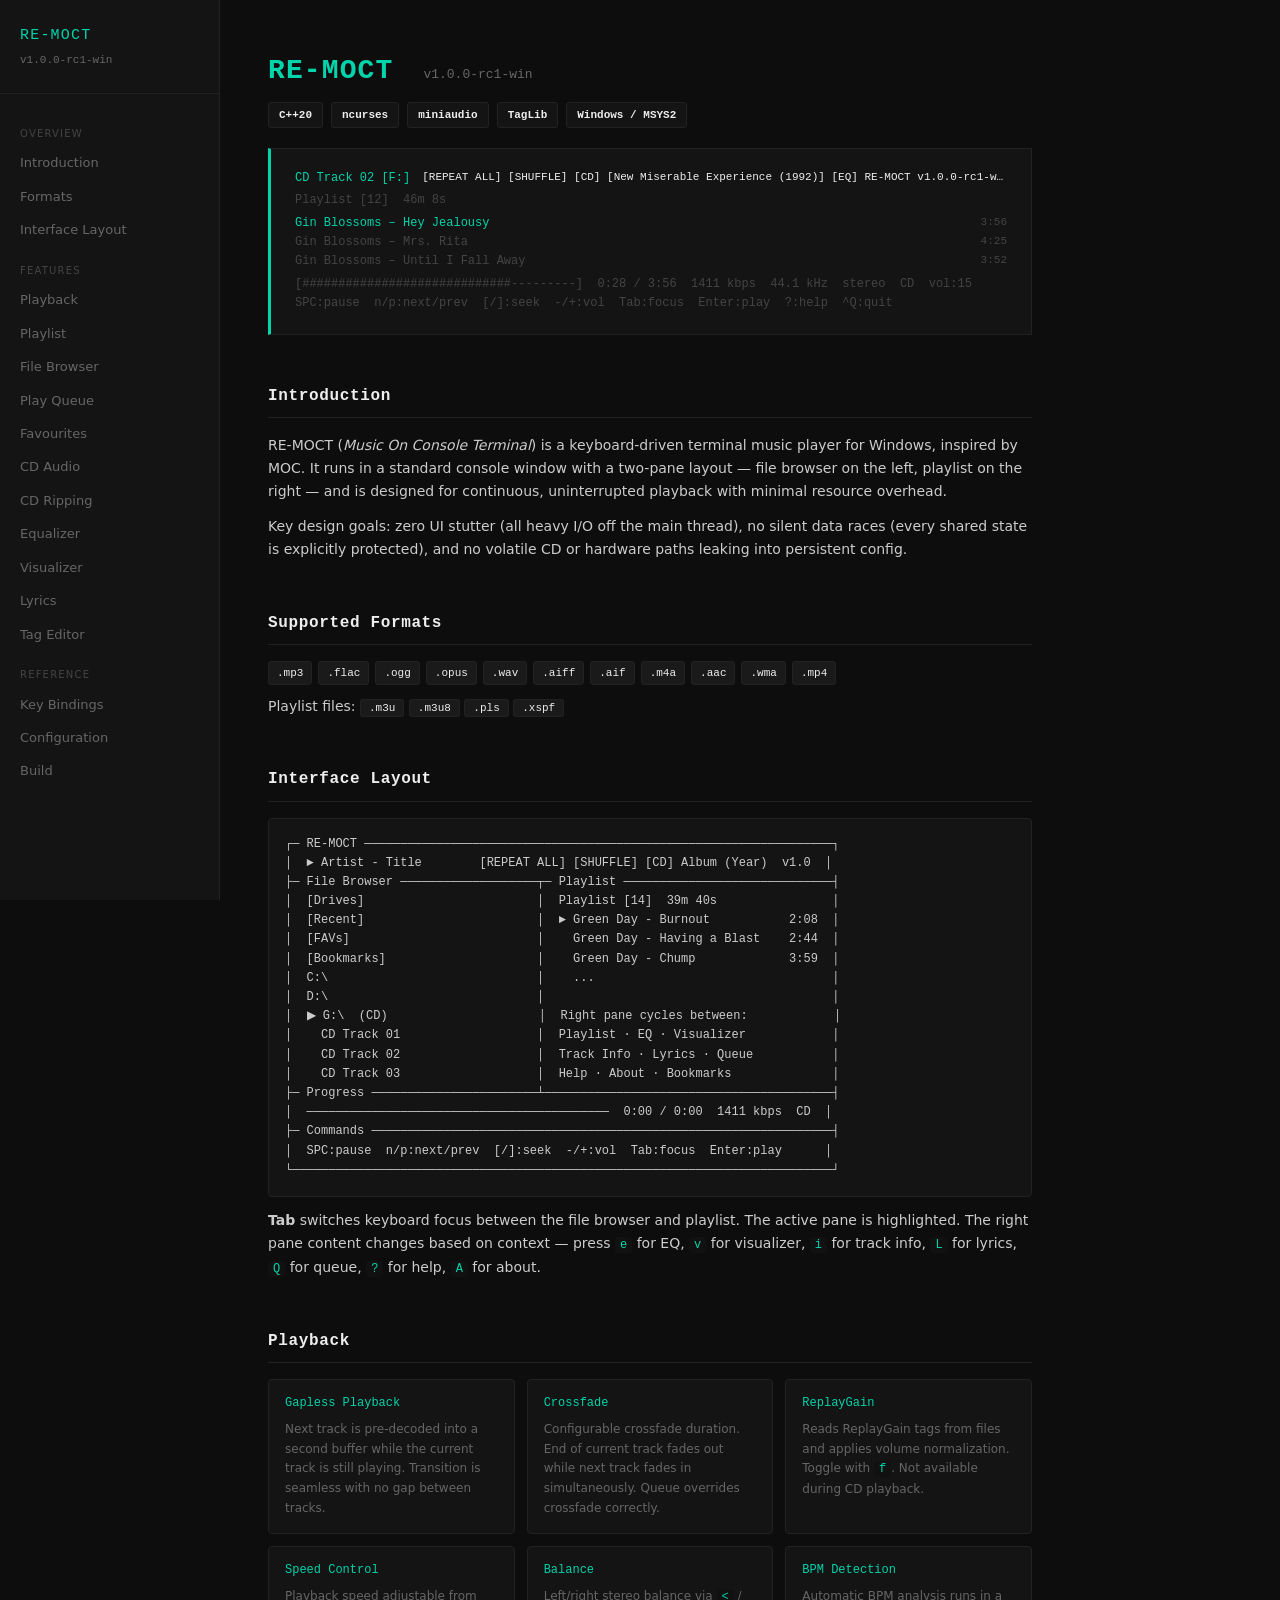
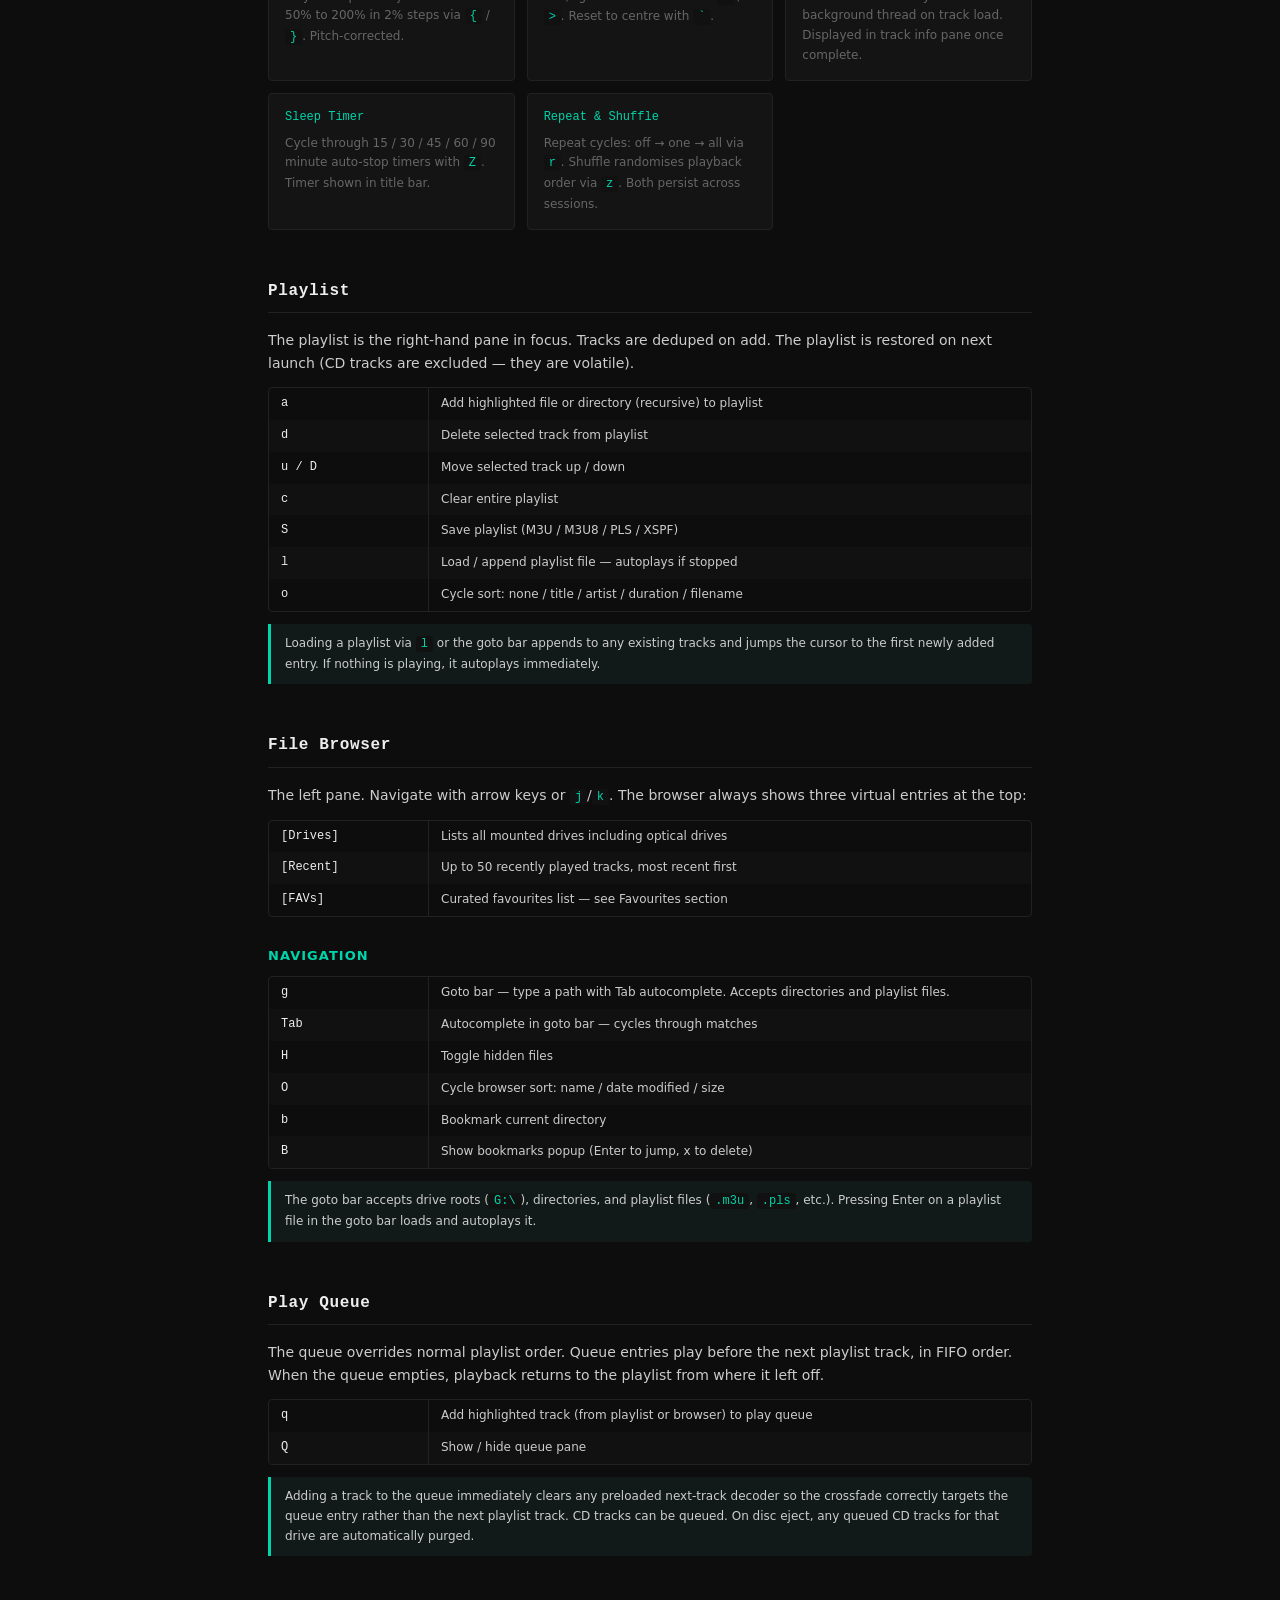
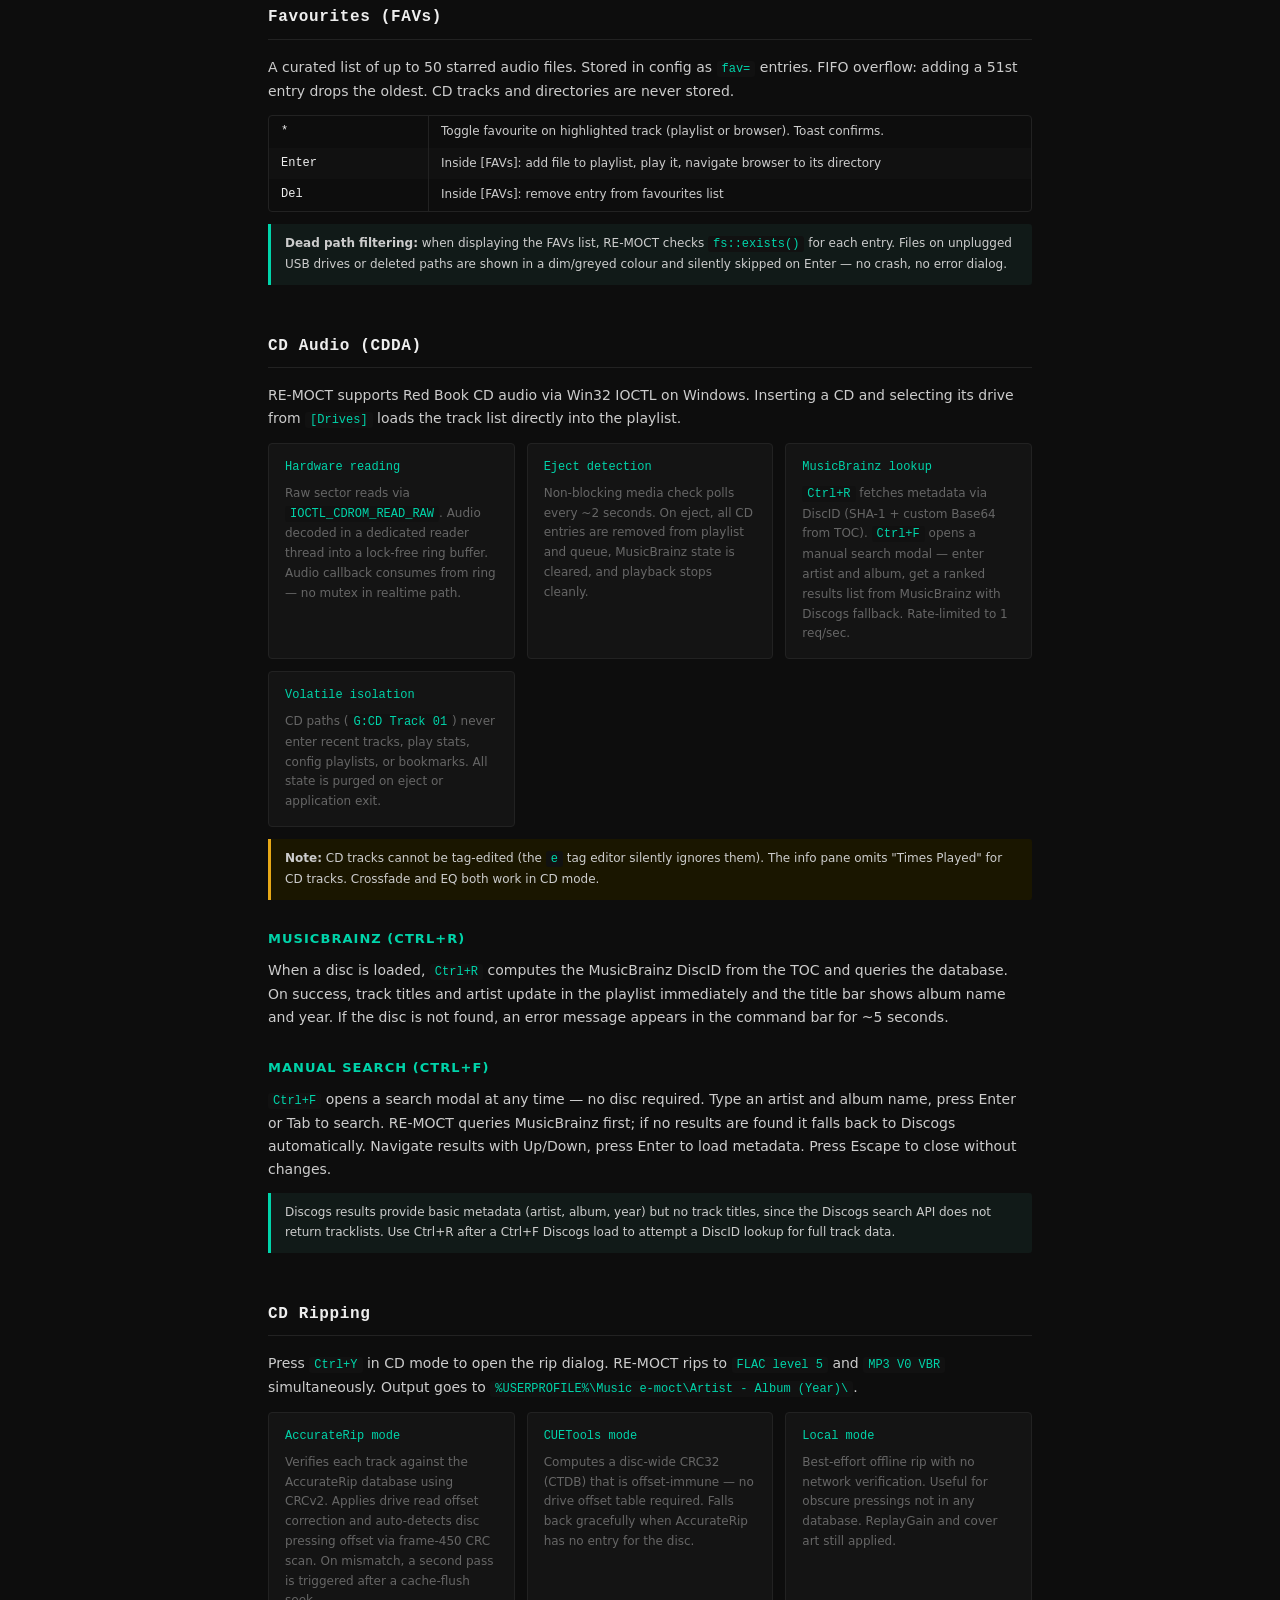
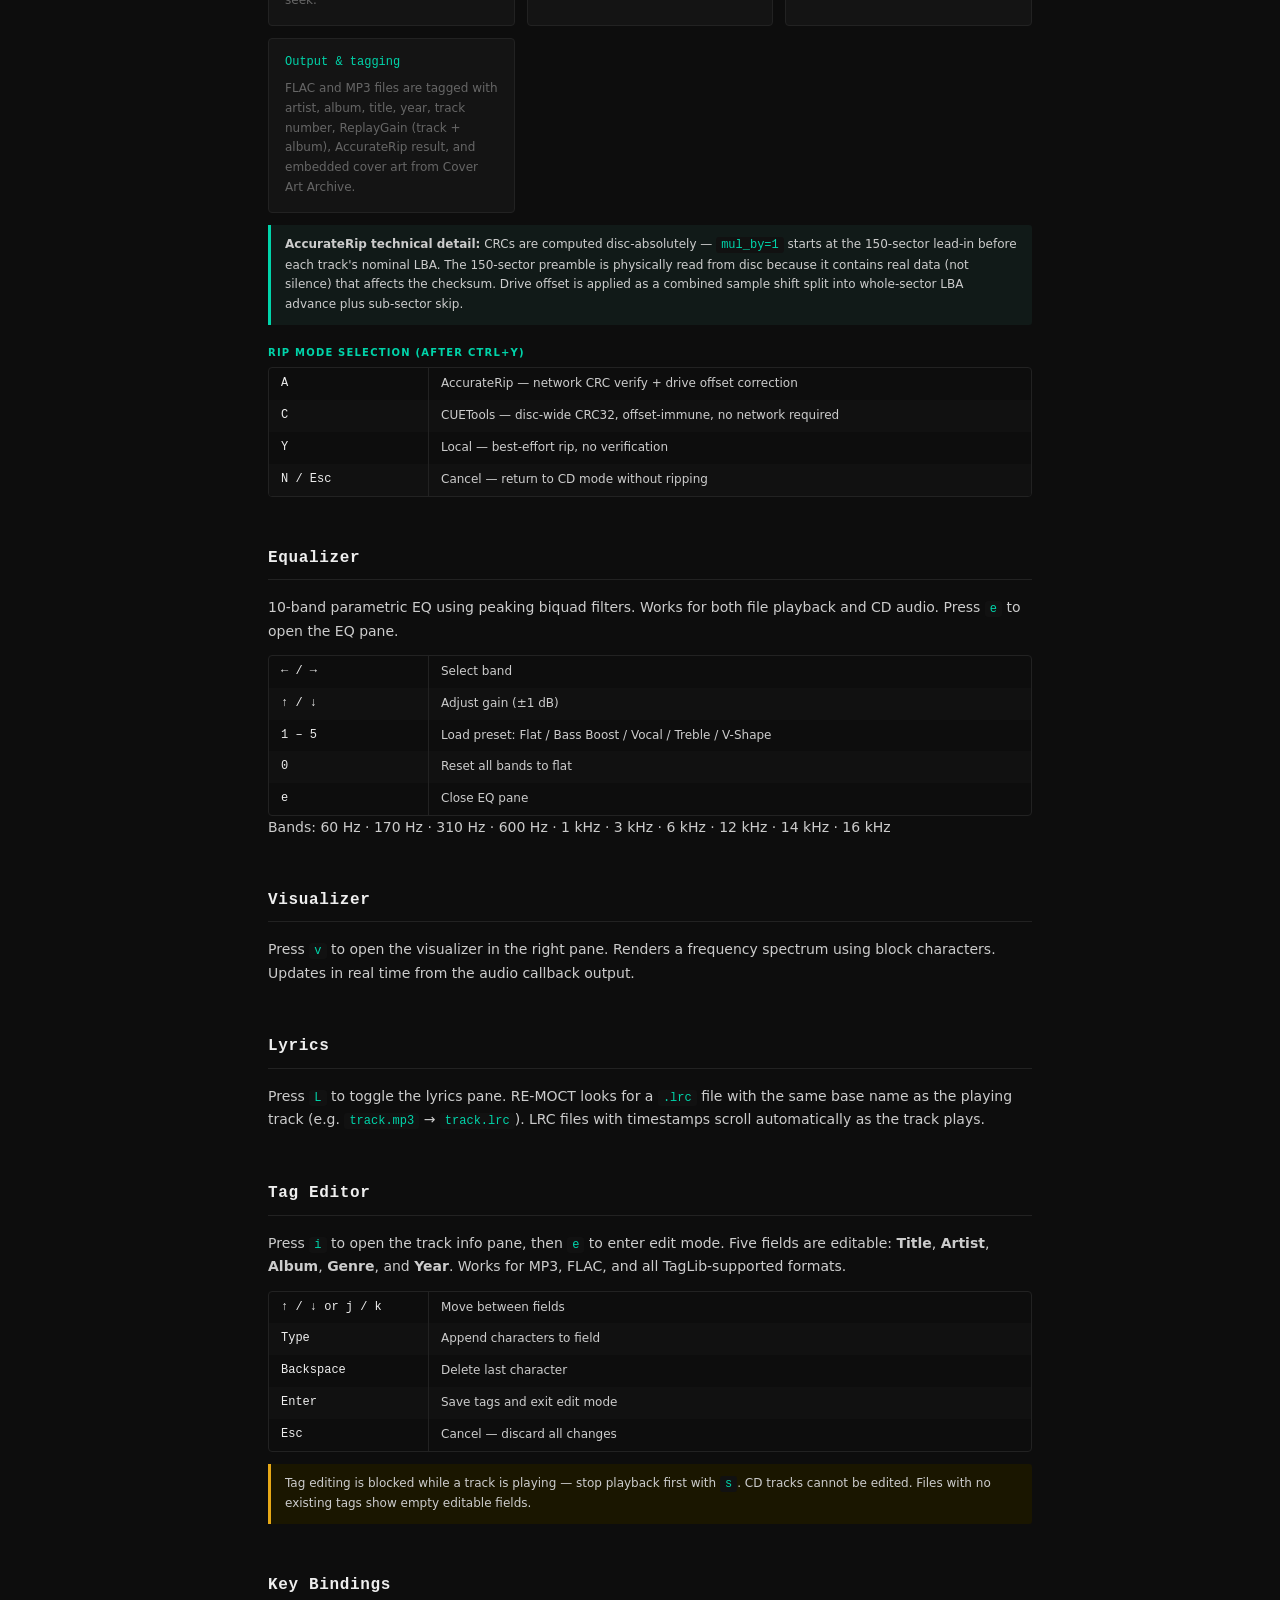
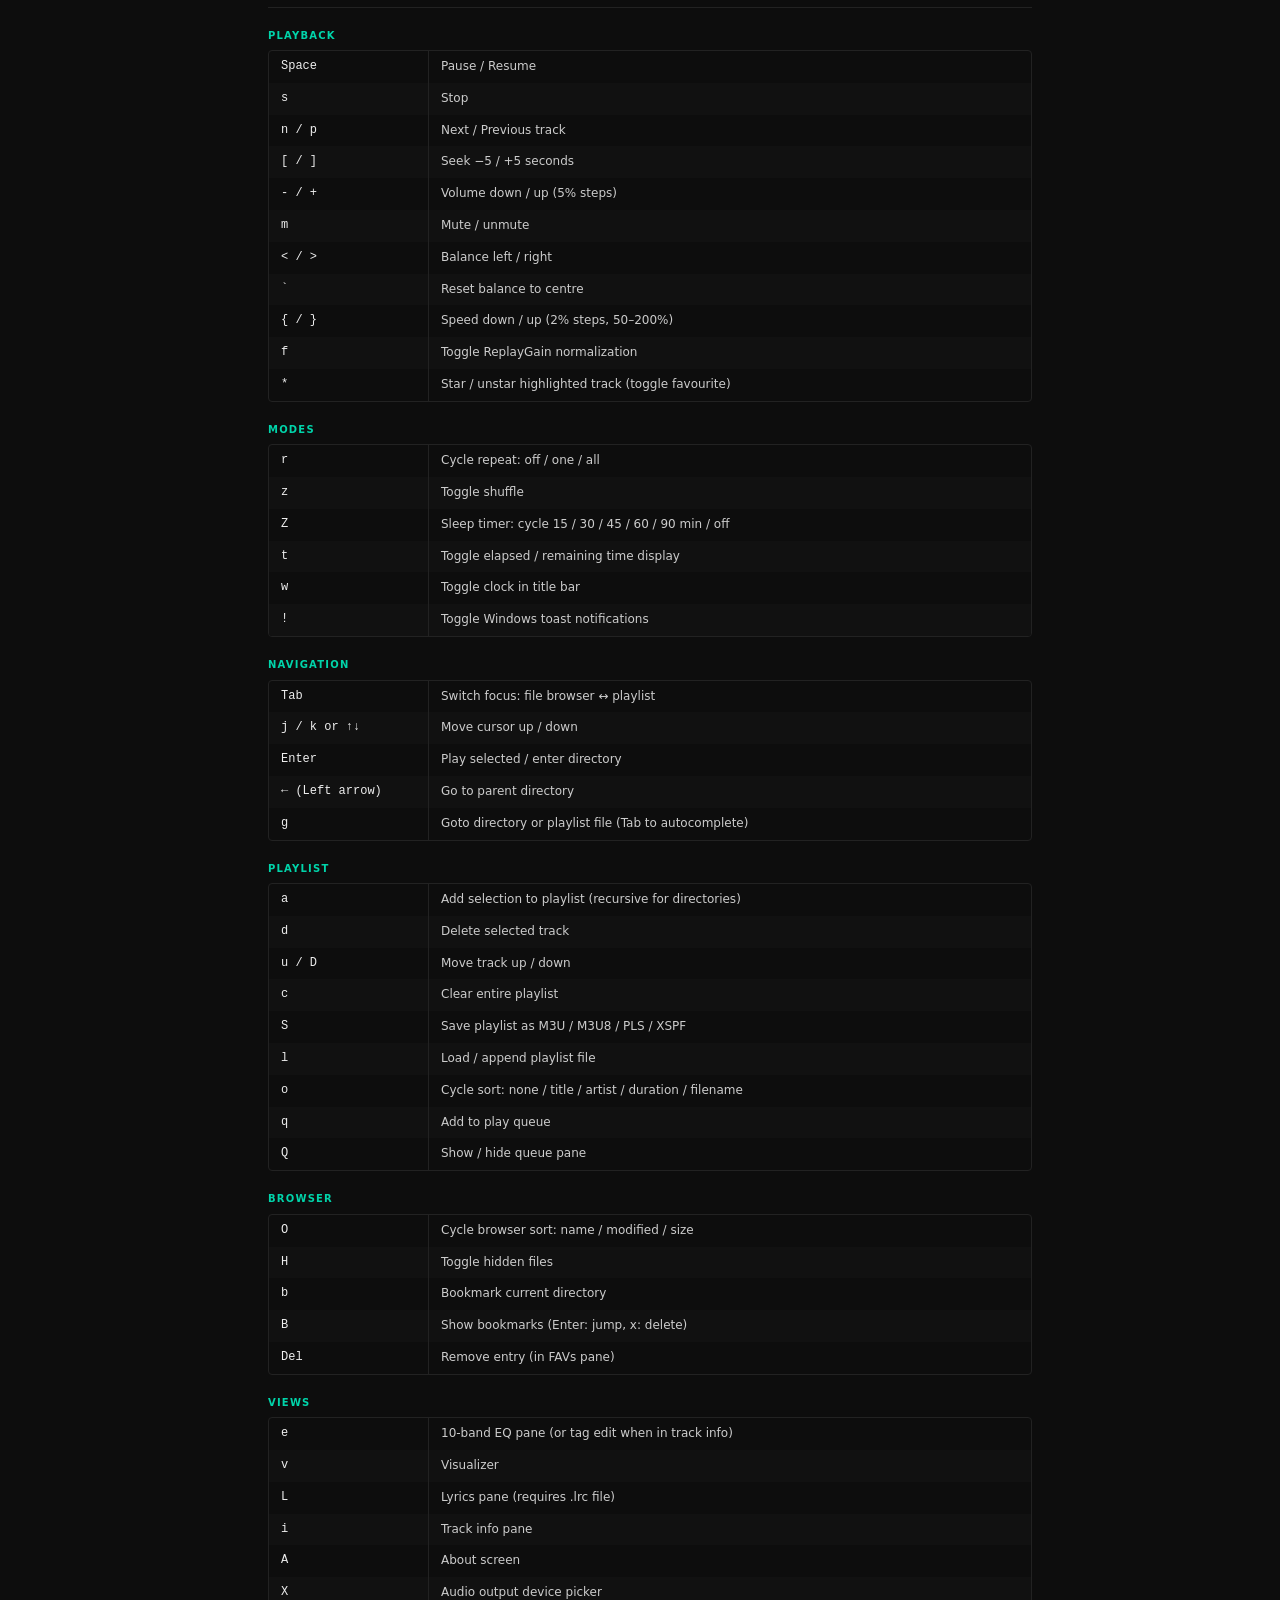
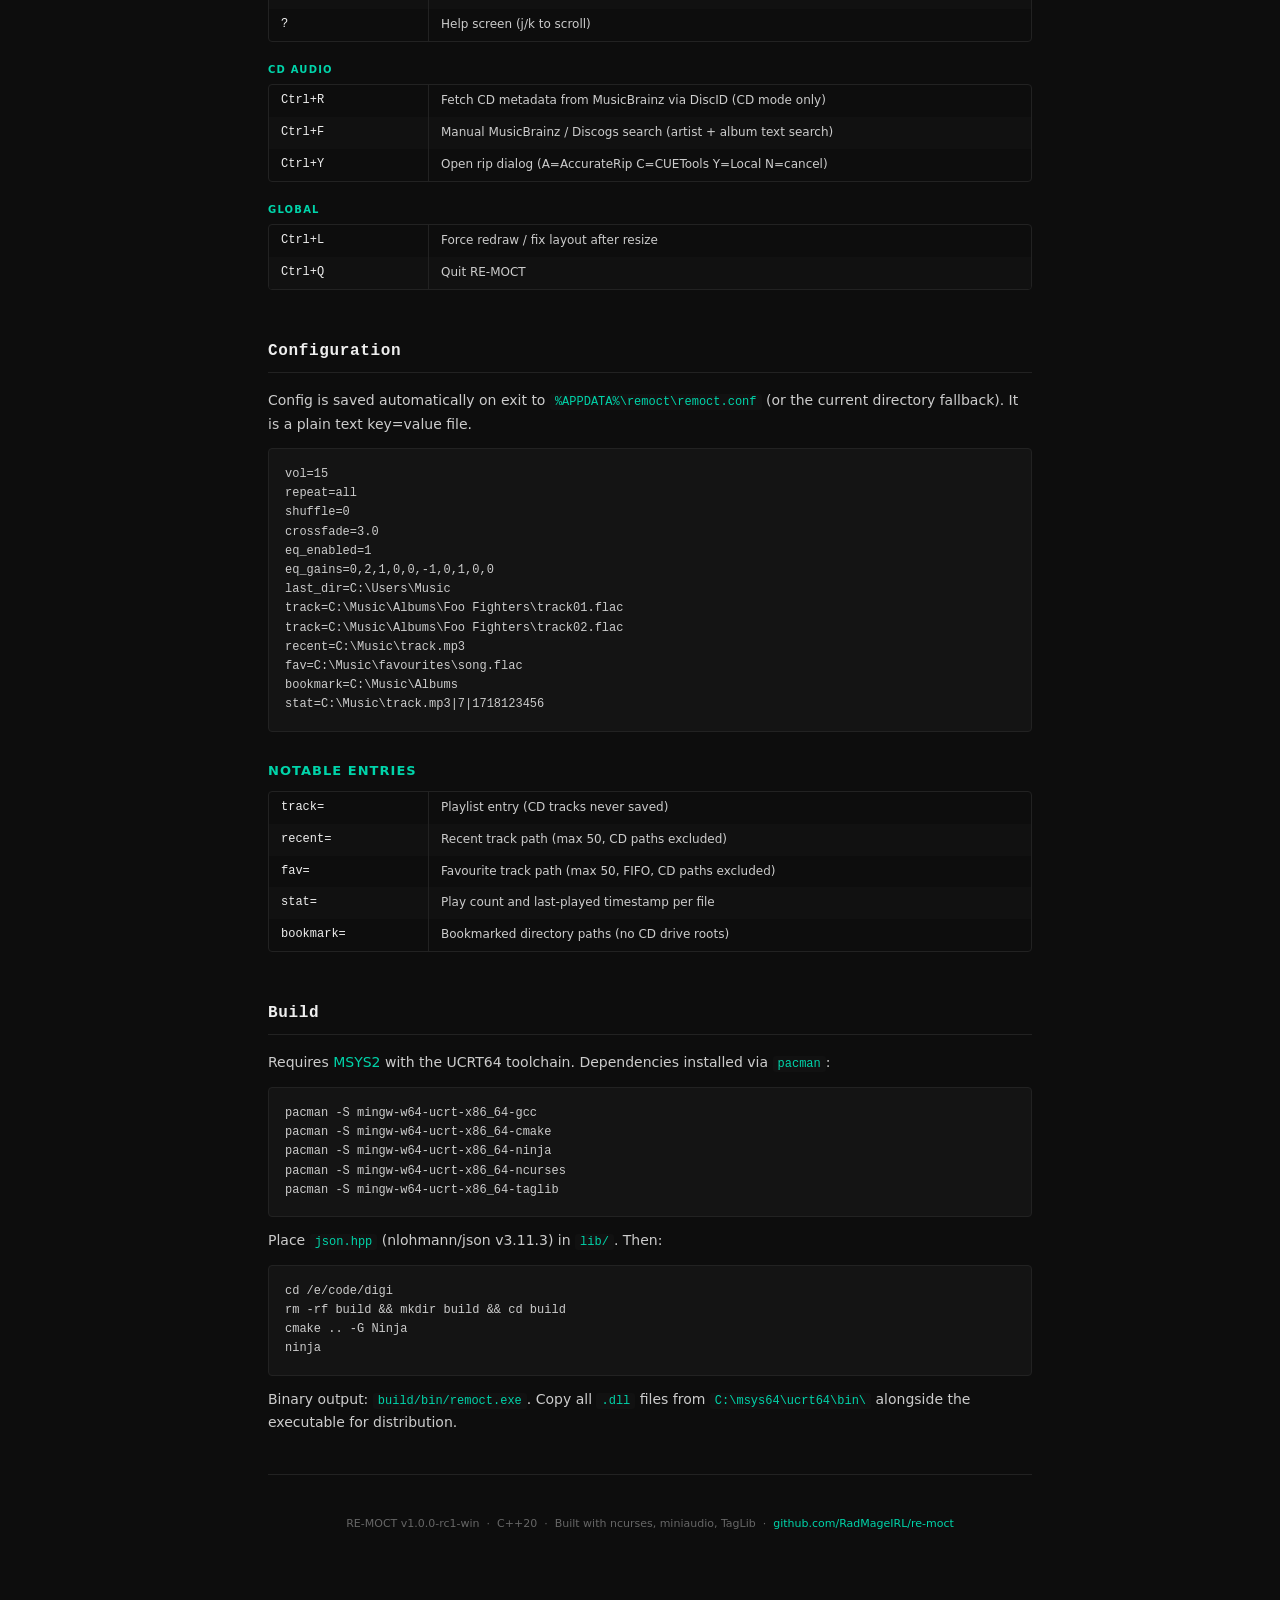
<file: docs/re-moct-v100rc1.html>
<!DOCTYPE html>
<html lang="en">
<head>
<meta charset="UTF-8">
<meta name="viewport" content="width=device-width, initial-scale=1.0">
<title>RE-MOCT — Documentation</title>
<style>
  :root {
    --bg:        #0d0d0d;
    --surface:   #141414;
    --border:    #222;
    --accent:    #00d4aa;
    --accent2:   #005f4e;
    --dim:       #444;
    --muted:     #666;
    --text:      #ccc;
    --bright:    #eee;
    --warn:      #e6a817;
    --danger:    #c0392b;
    --mono:      'JetBrains Mono', 'Fira Code', 'Cascadia Code', monospace;
    --sans:      'Inter', 'Segoe UI', system-ui, sans-serif;
  }

  * { box-sizing: border-box; margin: 0; padding: 0; }

  body {
    background: var(--bg);
    color: var(--text);
    font-family: var(--sans);
    font-size: 14px;
    line-height: 1.65;
  }

  /* ── Layout ── */
  .layout { display: flex; min-height: 100vh; }

  nav {
    width: 220px;
    flex-shrink: 0;
    background: var(--surface);
    border-right: 1px solid var(--border);
    position: sticky;
    top: 0;
    height: 100vh;
    overflow-y: auto;
    padding: 24px 0 48px;
  }

  nav .logo {
    font-family: var(--mono);
    font-size: 15px;
    color: var(--accent);
    padding: 0 20px 24px;
    border-bottom: 1px solid var(--border);
    margin-bottom: 16px;
    letter-spacing: 0.08em;
  }
  nav .logo span { color: var(--muted); font-size: 11px; display: block; margin-top: 2px; letter-spacing: 0; }

  nav a {
    display: block;
    padding: 6px 20px;
    color: var(--muted);
    text-decoration: none;
    font-size: 13px;
    transition: color 0.15s;
  }
  nav a:hover { color: var(--accent); }
  nav .nav-section {
    font-size: 10px;
    letter-spacing: 0.12em;
    text-transform: uppercase;
    color: var(--dim);
    padding: 16px 20px 4px;
  }

  main {
    flex: 1;
    max-width: 860px;
    padding: 48px 48px 96px;
  }

  /* ── Typography ── */
  h1 {
    font-family: var(--mono);
    font-size: 28px;
    color: var(--accent);
    letter-spacing: 0.04em;
    margin-bottom: 8px;
  }
  h1 .version {
    font-size: 13px;
    color: var(--muted);
    margin-left: 12px;
    letter-spacing: 0;
    font-weight: 400;
  }

  h2 {
    font-family: var(--mono);
    font-size: 16px;
    color: var(--bright);
    margin: 48px 0 16px;
    padding-bottom: 8px;
    border-bottom: 1px solid var(--border);
    letter-spacing: 0.04em;
  }

  h3 {
    font-size: 13px;
    font-weight: 600;
    color: var(--accent);
    text-transform: uppercase;
    letter-spacing: 0.08em;
    margin: 28px 0 10px;
  }

  p { margin-bottom: 12px; color: var(--text); }

  a { color: var(--accent); text-decoration: none; }
  a:hover { text-decoration: underline; }

  /* ── Components ── */
  .hero {
    background: var(--surface);
    border: 1px solid var(--border);
    border-left: 3px solid var(--accent);
    padding: 20px 24px;
    margin-bottom: 32px;
    font-family: var(--mono);
    font-size: 12px;
    color: var(--muted);
    line-height: 1.6;
    overflow: hidden;
    white-space: nowrap;
  }
  .hero-line {
    display: flex;
    justify-content: space-between;
    gap: 12px;
    overflow: hidden;
  }
  .hero-line .left  { flex-shrink: 0; }
  .hero-line .right { color: var(--bright); font-size: 11px; white-space: nowrap; overflow: hidden; text-overflow: ellipsis; }
  .hero .hl  { color: var(--accent); }
  .hero .hi  { color: var(--bright); }
  .hero .dim { color: var(--dim); }
  .hero .sep { display: block; height: 4px; }

  .tag {
    display: inline-block;
    background: var(--accent2);
    color: var(--accent);
    font-family: var(--mono);
    font-size: 10px;
    padding: 2px 7px;
    border-radius: 3px;
    letter-spacing: 0.06em;
    vertical-align: middle;
  }

  .badge-row { display: flex; gap: 8px; flex-wrap: wrap; margin-bottom: 20px; }
  .badge {
    background: var(--surface);
    border: 1px solid var(--border);
    color: var(--muted);
    font-family: var(--mono);
    font-size: 11px;
    padding: 3px 10px;
    border-radius: 3px;
  }
  .badge b { color: var(--bright); }

  /* Key binding tables */
  .kb-section { margin-bottom: 8px; }

  .kb-group {
    font-size: 10px;
    letter-spacing: 0.12em;
    text-transform: uppercase;
    color: var(--accent);
    margin: 20px 0 6px;
    font-weight: 600;
  }

  .kb {
    display: grid;
    grid-template-columns: 160px 1fr;
    gap: 0;
    border: 1px solid var(--border);
    border-radius: 4px;
    overflow: hidden;
  }
  .kb-row {
    display: contents;
  }
  .kb-row:nth-child(even) .kb-key,
  .kb-row:nth-child(even) .kb-desc {
    background: #111;
  }
  .kb-key {
    font-family: var(--mono);
    font-size: 12px;
    color: var(--bright);
    padding: 6px 12px;
    border-right: 1px solid var(--border);
    white-space: nowrap;
  }
  .kb-desc {
    font-size: 12px;
    color: var(--text);
    padding: 6px 12px;
  }

  /* Feature cards */
  .card-grid {
    display: grid;
    grid-template-columns: repeat(auto-fill, minmax(240px, 1fr));
    gap: 12px;
    margin-top: 12px;
  }
  .card {
    background: var(--surface);
    border: 1px solid var(--border);
    border-radius: 4px;
    padding: 14px 16px;
  }
  .card-title {
    font-family: var(--mono);
    font-size: 12px;
    color: var(--accent);
    margin-bottom: 6px;
  }
  .card p { font-size: 12px; color: var(--muted); margin: 0; }

  /* Format pills */
  .format-list { display: flex; flex-wrap: wrap; gap: 6px; margin-top: 8px; }
  .fmt {
    font-family: var(--mono);
    font-size: 11px;
    color: var(--bright);
    background: #1a1a1a;
    border: 1px solid var(--border);
    padding: 2px 8px;
    border-radius: 3px;
  }

  /* Notes / warnings */
  .note {
    background: #111a18;
    border-left: 3px solid var(--accent);
    padding: 10px 14px;
    font-size: 12px;
    color: var(--text);
    margin: 12px 0;
    border-radius: 0 3px 3px 0;
  }
  .warn {
    background: #1a1600;
    border-left: 3px solid var(--warn);
    padding: 10px 14px;
    font-size: 12px;
    color: var(--text);
    margin: 12px 0;
    border-radius: 0 3px 3px 0;
  }

  code {
    font-family: var(--mono);
    font-size: 12px;
    color: var(--accent);
    background: #111;
    padding: 1px 5px;
    border-radius: 3px;
  }

  pre {
    font-family: var(--mono);
    font-size: 12px;
    background: var(--surface);
    border: 1px solid var(--border);
    padding: 16px;
    border-radius: 4px;
    overflow-x: auto;
    color: var(--text);
    margin: 12px 0;
    line-height: 1.6;
  }

  .section-anchor { scroll-margin-top: 24px; }

  hr {
    border: none;
    border-top: 1px solid var(--border);
    margin: 40px 0;
  }
</style>
</head>
<body>
<div class="layout">

<!-- ── Sidebar ── -->
<nav>
  <div class="logo">RE-MOCT<span>v1.0.0-rc1-win</span></div>
  <div class="nav-section">Overview</div>
  <a href="#intro">Introduction</a>
  <a href="#formats">Formats</a>
  <a href="#layout">Interface Layout</a>
  <div class="nav-section">Features</div>
  <a href="#playback">Playback</a>
  <a href="#playlist">Playlist</a>
  <a href="#browser">File Browser</a>
  <a href="#queue">Play Queue</a>
  <a href="#favs">Favourites</a>
  <a href="#cd">CD Audio</a>
  <a href="#ripping">CD Ripping</a>
  <a href="#eq">Equalizer</a>
  <a href="#visualizer">Visualizer</a>
  <a href="#lyrics">Lyrics</a>
  <a href="#tags">Tag Editor</a>
  <div class="nav-section">Reference</div>
  <a href="#keybindings">Key Bindings</a>
  <a href="#config">Configuration</a>
  <a href="#build">Build</a>
</nav>

<!-- ── Main ── -->
<main>

<h1>RE-MOCT <span class="version">v1.0.0-rc1-win</span></h1>

<div class="badge-row">
  <div class="badge"><b>C++20</b></div>
  <div class="badge"><b>ncurses</b></div>
  <div class="badge"><b>miniaudio</b></div>
  <div class="badge"><b>TagLib</b></div>
  <div class="badge"><b>Windows / MSYS2</b></div>
</div>

<div class="hero">
  <div class="hero-line">
    <span class="left hl">CD Track 02 [F:]</span>
    <span class="right">[REPEAT ALL] [SHUFFLE] [CD] [New Miserable Experience (1992)] [EQ] RE-MOCT v1.0.0-rc1-win</span>
  </div>
  <div class="hero-line" style="margin-top:2px">
    <span class="left dim">Playlist [12]&nbsp;&nbsp;46m 8s</span>
    <span class="right"></span>
  </div>
  <div class="hero-line" style="margin-top:4px">
    <span class="left hl">Gin Blossoms &#8211; Hey Jealousy</span>
    <span class="right dim">3:56</span>
  </div>
  <div class="hero-line">
    <span class="left dim">Gin Blossoms &#8211; Mrs. Rita</span>
    <span class="right dim">4:25</span>
  </div>
  <div class="hero-line">
    <span class="left dim">Gin Blossoms &#8211; Until I Fall Away</span>
    <span class="right dim">3:52</span>
  </div>
  <span class="sep"></span>
  <div class="hero-line">
    <span class="left dim">[#############################---------]&nbsp;&nbsp;0:28 / 3:56&nbsp;&nbsp;1411 kbps&nbsp;&nbsp;44.1 kHz&nbsp;&nbsp;stereo&nbsp;&nbsp;CD&nbsp;&nbsp;vol:15</span>
    <span class="right"></span>
  </div>
  <div class="hero-line">
    <span class="left dim">SPC:pause&nbsp;&nbsp;n/p:next/prev&nbsp;&nbsp;[/]:seek&nbsp;&nbsp;-/+:vol&nbsp;&nbsp;Tab:focus&nbsp;&nbsp;Enter:play&nbsp;&nbsp;?:help&nbsp;&nbsp;^Q:quit</span>
    <span class="right"></span>
  </div>
</div>

<!-- ── Intro ── -->
<h2 id="intro" class="section-anchor">Introduction</h2>

<p>RE-MOCT (<em>Music On Console Terminal</em>) is a keyboard-driven terminal music player for Windows, inspired by MOC. It runs in a standard console window with a two-pane layout — file browser on the left, playlist on the right — and is designed for continuous, uninterrupted playback with minimal resource overhead.</p>

<p>Key design goals: zero UI stutter (all heavy I/O off the main thread), no silent data races (every shared state is explicitly protected), and no volatile CD or hardware paths leaking into persistent config.</p>

<!-- ── Formats ── -->
<h2 id="formats" class="section-anchor">Supported Formats</h2>
<div class="format-list">
  <span class="fmt">.mp3</span>
  <span class="fmt">.flac</span>
  <span class="fmt">.ogg</span>
  <span class="fmt">.opus</span>
  <span class="fmt">.wav</span>
  <span class="fmt">.aiff</span>
  <span class="fmt">.aif</span>
  <span class="fmt">.m4a</span>
  <span class="fmt">.aac</span>
  <span class="fmt">.wma</span>
  <span class="fmt">.mp4</span>
</div>
<p style="margin-top:10px">Playlist files: <span class="fmt">.m3u</span> <span class="fmt">.m3u8</span> <span class="fmt">.pls</span> <span class="fmt">.xspf</span></p>

<!-- ── Layout ── -->
<h2 id="layout" class="section-anchor">Interface Layout</h2>

<pre>┌─ RE-MOCT ─────────────────────────────────────────────────────────────────┐
│  ► Artist - Title        [REPEAT ALL] [SHUFFLE] [CD] Album (Year)  v1.0  │
├─ File Browser ───────────────────┬─ Playlist ─────────────────────────────┤
│  [Drives]                        │  Playlist [14]  39m 40s                │
│  [Recent]                        │  ► Green Day - Burnout           2:08  │
│  [FAVs]                          │    Green Day - Having a Blast    2:44  │
│  [Bookmarks]                     │    Green Day - Chump             3:59  │
│  C:\                             │    ...                                 │
│  D:\                             │                                        │
│  ▶ G:\  (CD)                     │  Right pane cycles between:            │
│    CD Track 01                   │  Playlist · EQ · Visualizer            │
│    CD Track 02                   │  Track Info · Lyrics · Queue           │
│    CD Track 03                   │  Help · About · Bookmarks              │
├─ Progress ───────────────────────┴────────────────────────────────────────┤
│  ──────────────────────────────────────────  0:00 / 0:00  1411 kbps  CD  │
├─ Commands ────────────────────────────────────────────────────────────────┤
│  SPC:pause  n/p:next/prev  [/]:seek  -/+:vol  Tab:focus  Enter:play      │
└───────────────────────────────────────────────────────────────────────────┘</pre>

<p><strong>Tab</strong> switches keyboard focus between the file browser and playlist. The active pane is highlighted. The right pane content changes based on context — press <code>e</code> for EQ, <code>v</code> for visualizer, <code>i</code> for track info, <code>L</code> for lyrics, <code>Q</code> for queue, <code>?</code> for help, <code>A</code> for about.</p>

<!-- ── Playback ── -->
<h2 id="playback" class="section-anchor">Playback</h2>

<div class="card-grid">
  <div class="card">
    <div class="card-title">Gapless Playback</div>
    <p>Next track is pre-decoded into a second buffer while the current track is still playing. Transition is seamless with no gap between tracks.</p>
  </div>
  <div class="card">
    <div class="card-title">Crossfade</div>
    <p>Configurable crossfade duration. End of current track fades out while next track fades in simultaneously. Queue overrides crossfade correctly.</p>
  </div>
  <div class="card">
    <div class="card-title">ReplayGain</div>
    <p>Reads ReplayGain tags from files and applies volume normalization. Toggle with <code>f</code>. Not available during CD playback.</p>
  </div>
  <div class="card">
    <div class="card-title">Speed Control</div>
    <p>Playback speed adjustable from 50% to 200% in 2% steps via <code>{</code> / <code>}</code>. Pitch-corrected.</p>
  </div>
  <div class="card">
    <div class="card-title">Balance</div>
    <p>Left/right stereo balance via <code>&lt;</code> / <code>&gt;</code>. Reset to centre with <code>`</code>.</p>
  </div>
  <div class="card">
    <div class="card-title">BPM Detection</div>
    <p>Automatic BPM analysis runs in a background thread on track load. Displayed in track info pane once complete.</p>
  </div>
  <div class="card">
    <div class="card-title">Sleep Timer</div>
    <p>Cycle through 15 / 30 / 45 / 60 / 90 minute auto-stop timers with <code>Z</code>. Timer shown in title bar.</p>
  </div>
  <div class="card">
    <div class="card-title">Repeat &amp; Shuffle</div>
    <p>Repeat cycles: off → one → all via <code>r</code>. Shuffle randomises playback order via <code>z</code>. Both persist across sessions.</p>
  </div>
</div>

<!-- ── Playlist ── -->
<h2 id="playlist" class="section-anchor">Playlist</h2>

<p>The playlist is the right-hand pane in focus. Tracks are deduped on add. The playlist is restored on next launch (CD tracks are excluded — they are volatile).</p>

<div class="kb">
  <div class="kb-row"><div class="kb-key">a</div><div class="kb-desc">Add highlighted file or directory (recursive) to playlist</div></div>
  <div class="kb-row"><div class="kb-key">d</div><div class="kb-desc">Delete selected track from playlist</div></div>
  <div class="kb-row"><div class="kb-key">u / D</div><div class="kb-desc">Move selected track up / down</div></div>
  <div class="kb-row"><div class="kb-key">c</div><div class="kb-desc">Clear entire playlist</div></div>
  <div class="kb-row"><div class="kb-key">S</div><div class="kb-desc">Save playlist (M3U / M3U8 / PLS / XSPF)</div></div>
  <div class="kb-row"><div class="kb-key">l</div><div class="kb-desc">Load / append playlist file — autoplays if stopped</div></div>
  <div class="kb-row"><div class="kb-key">o</div><div class="kb-desc">Cycle sort: none / title / artist / duration / filename</div></div>
</div>

<div class="note">Loading a playlist via <code>l</code> or the goto bar appends to any existing tracks and jumps the cursor to the first newly added entry. If nothing is playing, it autoplays immediately.</div>

<!-- ── Browser ── -->
<h2 id="browser" class="section-anchor">File Browser</h2>

<p>The left pane. Navigate with arrow keys or <code>j</code>/<code>k</code>. The browser always shows three virtual entries at the top:</p>

<div class="kb">
  <div class="kb-row"><div class="kb-key">[Drives]</div><div class="kb-desc">Lists all mounted drives including optical drives</div></div>
  <div class="kb-row"><div class="kb-key">[Recent]</div><div class="kb-desc">Up to 50 recently played tracks, most recent first</div></div>
  <div class="kb-row"><div class="kb-key">[FAVs]</div><div class="kb-desc">Curated favourites list — see Favourites section</div></div>
</div>

<h3>Navigation</h3>
<div class="kb">
  <div class="kb-row"><div class="kb-key">g</div><div class="kb-desc">Goto bar — type a path with Tab autocomplete. Accepts directories and playlist files.</div></div>
  <div class="kb-row"><div class="kb-key">Tab</div><div class="kb-desc">Autocomplete in goto bar — cycles through matches</div></div>
  <div class="kb-row"><div class="kb-key">H</div><div class="kb-desc">Toggle hidden files</div></div>
  <div class="kb-row"><div class="kb-key">O</div><div class="kb-desc">Cycle browser sort: name / date modified / size</div></div>
  <div class="kb-row"><div class="kb-key">b</div><div class="kb-desc">Bookmark current directory</div></div>
  <div class="kb-row"><div class="kb-key">B</div><div class="kb-desc">Show bookmarks popup (Enter to jump, x to delete)</div></div>
</div>

<div class="note">The goto bar accepts drive roots (<code>G:\</code>), directories, and playlist files (<code>.m3u</code>, <code>.pls</code>, etc.). Pressing Enter on a playlist file in the goto bar loads and autoplays it.</div>

<!-- ── Queue ── -->
<h2 id="queue" class="section-anchor">Play Queue</h2>

<p>The queue overrides normal playlist order. Queue entries play before the next playlist track, in FIFO order. When the queue empties, playback returns to the playlist from where it left off.</p>

<div class="kb">
  <div class="kb-row"><div class="kb-key">q</div><div class="kb-desc">Add highlighted track (from playlist or browser) to play queue</div></div>
  <div class="kb-row"><div class="kb-key">Q</div><div class="kb-desc">Show / hide queue pane</div></div>
</div>

<div class="note">Adding a track to the queue immediately clears any preloaded next-track decoder so the crossfade correctly targets the queue entry rather than the next playlist track. CD tracks can be queued. On disc eject, any queued CD tracks for that drive are automatically purged.</div>

<!-- ── FAVs ── -->
<h2 id="favs" class="section-anchor">Favourites (FAVs)</h2>

<p>A curated list of up to 50 starred audio files. Stored in config as <code>fav=</code> entries. FIFO overflow: adding a 51st entry drops the oldest. CD tracks and directories are never stored.</p>

<div class="kb">
  <div class="kb-row"><div class="kb-key">*</div><div class="kb-desc">Toggle favourite on highlighted track (playlist or browser). Toast confirms.</div></div>
  <div class="kb-row"><div class="kb-key">Enter</div><div class="kb-desc">Inside [FAVs]: add file to playlist, play it, navigate browser to its directory</div></div>
  <div class="kb-row"><div class="kb-key">Del</div><div class="kb-desc">Inside [FAVs]: remove entry from favourites list</div></div>
</div>

<div class="note"><strong>Dead path filtering:</strong> when displaying the FAVs list, RE-MOCT checks <code>fs::exists()</code> for each entry. Files on unplugged USB drives or deleted paths are shown in a dim/greyed colour and silently skipped on Enter — no crash, no error dialog.</div>

<!-- ── CD ── -->
<h2 id="cd" class="section-anchor">CD Audio (CDDA)</h2>

<p>RE-MOCT supports Red Book CD audio via Win32 IOCTL on Windows. Inserting a CD and selecting its drive from <code>[Drives]</code> loads the track list directly into the playlist.</p>

<div class="card-grid">
  <div class="card">
    <div class="card-title">Hardware reading</div>
    <p>Raw sector reads via <code>IOCTL_CDROM_READ_RAW</code>. Audio decoded in a dedicated reader thread into a lock-free ring buffer. Audio callback consumes from ring — no mutex in realtime path.</p>
  </div>
  <div class="card">
    <div class="card-title">Eject detection</div>
    <p>Non-blocking media check polls every ~2 seconds. On eject, all CD entries are removed from playlist and queue, MusicBrainz state is cleared, and playback stops cleanly.</p>
  </div>
  <div class="card">
    <div class="card-title">MusicBrainz lookup</div>
    <p><code>Ctrl+R</code> fetches metadata via DiscID (SHA-1 + custom Base64 from TOC). <code>Ctrl+F</code> opens a manual search modal — enter artist and album, get a ranked results list from MusicBrainz with Discogs fallback. Rate-limited to 1 req/sec.</p>
  </div>
  <div class="card">
    <div class="card-title">Volatile isolation</div>
    <p>CD paths (<code>G:CD Track 01</code>) never enter recent tracks, play stats, config playlists, or bookmarks. All state is purged on eject or application exit.</p>
  </div>
</div>

<div class="warn"><strong>Note:</strong> CD tracks cannot be tag-edited (the <code>e</code> tag editor silently ignores them). The info pane omits "Times Played" for CD tracks. Crossfade and EQ both work in CD mode.</div>

<h3>MusicBrainz (Ctrl+R)</h3>
<p>When a disc is loaded, <code>Ctrl+R</code> computes the MusicBrainz DiscID from the TOC and queries the database. On success, track titles and artist update in the playlist immediately and the title bar shows album name and year. If the disc is not found, an error message appears in the command bar for ~5 seconds.</p>

<h3>Manual Search (Ctrl+F)</h3>
<p><code>Ctrl+F</code> opens a search modal at any time — no disc required. Type an artist and album name, press Enter or Tab to search. RE-MOCT queries MusicBrainz first; if no results are found it falls back to Discogs automatically. Navigate results with Up/Down, press Enter to load metadata. Press Escape to close without changes.</p>
<div class="note">Discogs results provide basic metadata (artist, album, year) but no track titles, since the Discogs search API does not return tracklists. Use Ctrl+R after a Ctrl+F Discogs load to attempt a DiscID lookup for full track data.</div>

<!-- ── Ripping ── -->
<h2 id="ripping" class="section-anchor">CD Ripping</h2>

<p>Press <code>Ctrl+Y</code> in CD mode to open the rip dialog. RE-MOCT rips to <code>FLAC level 5</code> and <code>MP3 V0 VBR</code> simultaneously. Output goes to <code>%USERPROFILE%\Musice-moct\Artist - Album (Year)\</code>.</p>

<div class="card-grid">
  <div class="card">
    <div class="card-title">AccurateRip mode</div>
    <p>Verifies each track against the AccurateRip database using CRCv2. Applies drive read offset correction and auto-detects disc pressing offset via frame-450 CRC scan. On mismatch, a second pass is triggered after a cache-flush seek.</p>
  </div>
  <div class="card">
    <div class="card-title">CUETools mode</div>
    <p>Computes a disc-wide CRC32 (CTDB) that is offset-immune — no drive offset table required. Falls back gracefully when AccurateRip has no entry for the disc.</p>
  </div>
  <div class="card">
    <div class="card-title">Local mode</div>
    <p>Best-effort offline rip with no network verification. Useful for obscure pressings not in any database. ReplayGain and cover art still applied.</p>
  </div>
  <div class="card">
    <div class="card-title">Output &amp; tagging</div>
    <p>FLAC and MP3 files are tagged with artist, album, title, year, track number, ReplayGain (track + album), AccurateRip result, and embedded cover art from Cover Art Archive.</p>
  </div>
</div>

<div class="note"><strong>AccurateRip technical detail:</strong> CRCs are computed disc-absolutely — <code>mul_by=1</code> starts at the 150-sector lead-in before each track's nominal LBA. The 150-sector preamble is physically read from disc because it contains real data (not silence) that affects the checksum. Drive offset is applied as a combined sample shift split into whole-sector LBA advance plus sub-sector skip.</div>

<div class="kb-group">Rip mode selection (after Ctrl+Y)</div>
<div class="kb">
  <div class="kb-row"><div class="kb-key">A</div><div class="kb-desc">AccurateRip — network CRC verify + drive offset correction</div></div>
  <div class="kb-row"><div class="kb-key">C</div><div class="kb-desc">CUETools — disc-wide CRC32, offset-immune, no network required</div></div>
  <div class="kb-row"><div class="kb-key">Y</div><div class="kb-desc">Local — best-effort rip, no verification</div></div>
  <div class="kb-row"><div class="kb-key">N / Esc</div><div class="kb-desc">Cancel — return to CD mode without ripping</div></div>
</div>

<!-- ── EQ ── -->
<h2 id="eq" class="section-anchor">Equalizer</h2>

<p>10-band parametric EQ using peaking biquad filters. Works for both file playback and CD audio. Press <code>e</code> to open the EQ pane.</p>

<div class="kb">
  <div class="kb-row"><div class="kb-key">← / →</div><div class="kb-desc">Select band</div></div>
  <div class="kb-row"><div class="kb-key">↑ / ↓</div><div class="kb-desc">Adjust gain (±1 dB)</div></div>
  <div class="kb-row"><div class="kb-key">1 – 5</div><div class="kb-desc">Load preset: Flat / Bass Boost / Vocal / Treble / V-Shape</div></div>
  <div class="kb-row"><div class="kb-key">0</div><div class="kb-desc">Reset all bands to flat</div></div>
  <div class="kb-row"><div class="kb-key">e</div><div class="kb-desc">Close EQ pane</div></div>
</div>

<p>Bands: 60 Hz · 170 Hz · 310 Hz · 600 Hz · 1 kHz · 3 kHz · 6 kHz · 12 kHz · 14 kHz · 16 kHz</p>

<!-- ── Visualizer ── -->
<h2 id="visualizer" class="section-anchor">Visualizer</h2>

<p>Press <code>v</code> to open the visualizer in the right pane. Renders a frequency spectrum using block characters. Updates in real time from the audio callback output.</p>

<!-- ── Lyrics ── -->
<h2 id="lyrics" class="section-anchor">Lyrics</h2>

<p>Press <code>L</code> to toggle the lyrics pane. RE-MOCT looks for a <code>.lrc</code> file with the same base name as the playing track (e.g. <code>track.mp3</code> → <code>track.lrc</code>). LRC files with timestamps scroll automatically as the track plays.</p>

<!-- ── Tag Editor ── -->
<h2 id="tags" class="section-anchor">Tag Editor</h2>

<p>Press <code>i</code> to open the track info pane, then <code>e</code> to enter edit mode. Five fields are editable: <strong>Title</strong>, <strong>Artist</strong>, <strong>Album</strong>, <strong>Genre</strong>, and <strong>Year</strong>. Works for MP3, FLAC, and all TagLib-supported formats.</p>

<div class="kb">
  <div class="kb-row"><div class="kb-key">↑ / ↓  or  j / k</div><div class="kb-desc">Move between fields</div></div>
  <div class="kb-row"><div class="kb-key">Type</div><div class="kb-desc">Append characters to field</div></div>
  <div class="kb-row"><div class="kb-key">Backspace</div><div class="kb-desc">Delete last character</div></div>
  <div class="kb-row"><div class="kb-key">Enter</div><div class="kb-desc">Save tags and exit edit mode</div></div>
  <div class="kb-row"><div class="kb-key">Esc</div><div class="kb-desc">Cancel — discard all changes</div></div>
</div>

<div class="warn">Tag editing is blocked while a track is playing — stop playback first with <code>s</code>. CD tracks cannot be edited. Files with no existing tags show empty editable fields.</div>

<!-- ── Key Bindings ── -->
<h2 id="keybindings" class="section-anchor">Key Bindings</h2>

<div class="kb-group">Playback</div>
<div class="kb">
  <div class="kb-row"><div class="kb-key">Space</div><div class="kb-desc">Pause / Resume</div></div>
  <div class="kb-row"><div class="kb-key">s</div><div class="kb-desc">Stop</div></div>
  <div class="kb-row"><div class="kb-key">n / p</div><div class="kb-desc">Next / Previous track</div></div>
  <div class="kb-row"><div class="kb-key">[ / ]</div><div class="kb-desc">Seek −5 / +5 seconds</div></div>
  <div class="kb-row"><div class="kb-key">- / +</div><div class="kb-desc">Volume down / up (5% steps)</div></div>
  <div class="kb-row"><div class="kb-key">m</div><div class="kb-desc">Mute / unmute</div></div>
  <div class="kb-row"><div class="kb-key">&lt; / &gt;</div><div class="kb-desc">Balance left / right</div></div>
  <div class="kb-row"><div class="kb-key">`</div><div class="kb-desc">Reset balance to centre</div></div>
  <div class="kb-row"><div class="kb-key">{ / }</div><div class="kb-desc">Speed down / up (2% steps, 50–200%)</div></div>
  <div class="kb-row"><div class="kb-key">f</div><div class="kb-desc">Toggle ReplayGain normalization</div></div>
  <div class="kb-row"><div class="kb-key">*</div><div class="kb-desc">Star / unstar highlighted track (toggle favourite)</div></div>
</div>

<div class="kb-group">Modes</div>
<div class="kb">
  <div class="kb-row"><div class="kb-key">r</div><div class="kb-desc">Cycle repeat: off / one / all</div></div>
  <div class="kb-row"><div class="kb-key">z</div><div class="kb-desc">Toggle shuffle</div></div>
  <div class="kb-row"><div class="kb-key">Z</div><div class="kb-desc">Sleep timer: cycle 15 / 30 / 45 / 60 / 90 min / off</div></div>
  <div class="kb-row"><div class="kb-key">t</div><div class="kb-desc">Toggle elapsed / remaining time display</div></div>
  <div class="kb-row"><div class="kb-key">w</div><div class="kb-desc">Toggle clock in title bar</div></div>
  <div class="kb-row"><div class="kb-key">!</div><div class="kb-desc">Toggle Windows toast notifications</div></div>
</div>

<div class="kb-group">Navigation</div>
<div class="kb">
  <div class="kb-row"><div class="kb-key">Tab</div><div class="kb-desc">Switch focus: file browser ↔ playlist</div></div>
  <div class="kb-row"><div class="kb-key">j / k  or  ↑↓</div><div class="kb-desc">Move cursor up / down</div></div>
  <div class="kb-row"><div class="kb-key">Enter</div><div class="kb-desc">Play selected / enter directory</div></div>
  <div class="kb-row"><div class="kb-key">← (Left arrow)</div><div class="kb-desc">Go to parent directory</div></div>
  <div class="kb-row"><div class="kb-key">g</div><div class="kb-desc">Goto directory or playlist file (Tab to autocomplete)</div></div>
</div>

<div class="kb-group">Playlist</div>
<div class="kb">
  <div class="kb-row"><div class="kb-key">a</div><div class="kb-desc">Add selection to playlist (recursive for directories)</div></div>
  <div class="kb-row"><div class="kb-key">d</div><div class="kb-desc">Delete selected track</div></div>
  <div class="kb-row"><div class="kb-key">u / D</div><div class="kb-desc">Move track up / down</div></div>
  <div class="kb-row"><div class="kb-key">c</div><div class="kb-desc">Clear entire playlist</div></div>
  <div class="kb-row"><div class="kb-key">S</div><div class="kb-desc">Save playlist as M3U / M3U8 / PLS / XSPF</div></div>
  <div class="kb-row"><div class="kb-key">l</div><div class="kb-desc">Load / append playlist file</div></div>
  <div class="kb-row"><div class="kb-key">o</div><div class="kb-desc">Cycle sort: none / title / artist / duration / filename</div></div>
  <div class="kb-row"><div class="kb-key">q</div><div class="kb-desc">Add to play queue</div></div>
  <div class="kb-row"><div class="kb-key">Q</div><div class="kb-desc">Show / hide queue pane</div></div>
</div>

<div class="kb-group">Browser</div>
<div class="kb">
  <div class="kb-row"><div class="kb-key">O</div><div class="kb-desc">Cycle browser sort: name / modified / size</div></div>
  <div class="kb-row"><div class="kb-key">H</div><div class="kb-desc">Toggle hidden files</div></div>
  <div class="kb-row"><div class="kb-key">b</div><div class="kb-desc">Bookmark current directory</div></div>
  <div class="kb-row"><div class="kb-key">B</div><div class="kb-desc">Show bookmarks (Enter: jump, x: delete)</div></div>
  <div class="kb-row"><div class="kb-key">Del</div><div class="kb-desc">Remove entry (in FAVs pane)</div></div>
</div>

<div class="kb-group">Views</div>
<div class="kb">
  <div class="kb-row"><div class="kb-key">e</div><div class="kb-desc">10-band EQ pane (or tag edit when in track info)</div></div>
  <div class="kb-row"><div class="kb-key">v</div><div class="kb-desc">Visualizer</div></div>
  <div class="kb-row"><div class="kb-key">L</div><div class="kb-desc">Lyrics pane (requires .lrc file)</div></div>
  <div class="kb-row"><div class="kb-key">i</div><div class="kb-desc">Track info pane</div></div>
  <div class="kb-row"><div class="kb-key">A</div><div class="kb-desc">About screen</div></div>
  <div class="kb-row"><div class="kb-key">X</div><div class="kb-desc">Audio output device picker</div></div>
  <div class="kb-row"><div class="kb-key">?</div><div class="kb-desc">Help screen (j/k to scroll)</div></div>
</div>

<div class="kb-group">CD Audio</div>
<div class="kb">
  <div class="kb-row"><div class="kb-key">Ctrl+R</div><div class="kb-desc">Fetch CD metadata from MusicBrainz via DiscID (CD mode only)</div></div>
  <div class="kb-row"><div class="kb-key">Ctrl+F</div><div class="kb-desc">Manual MusicBrainz / Discogs search (artist + album text search)</div></div>
  <div class="kb-row"><div class="kb-key">Ctrl+Y</div><div class="kb-desc">Open rip dialog (A=AccurateRip  C=CUETools  Y=Local  N=cancel)</div></div>
</div>

<div class="kb-group">Global</div>
<div class="kb">
  <div class="kb-row"><div class="kb-key">Ctrl+L</div><div class="kb-desc">Force redraw / fix layout after resize</div></div>
  <div class="kb-row"><div class="kb-key">Ctrl+Q</div><div class="kb-desc">Quit RE-MOCT</div></div>
</div>

<!-- ── Config ── -->
<h2 id="config" class="section-anchor">Configuration</h2>

<p>Config is saved automatically on exit to <code>%APPDATA%\remoct\remoct.conf</code> (or the current directory fallback). It is a plain text key=value file.</p>

<pre>vol=15
repeat=all
shuffle=0
crossfade=3.0
eq_enabled=1
eq_gains=0,2,1,0,0,-1,0,1,0,0
last_dir=C:\Users\Music
track=C:\Music\Albums\Foo Fighters\track01.flac
track=C:\Music\Albums\Foo Fighters\track02.flac
recent=C:\Music\track.mp3
fav=C:\Music\favourites\song.flac
bookmark=C:\Music\Albums
stat=C:\Music\track.mp3|7|1718123456</pre>

<h3>Notable entries</h3>
<div class="kb">
  <div class="kb-row"><div class="kb-key">track=</div><div class="kb-desc">Playlist entry (CD tracks never saved)</div></div>
  <div class="kb-row"><div class="kb-key">recent=</div><div class="kb-desc">Recent track path (max 50, CD paths excluded)</div></div>
  <div class="kb-row"><div class="kb-key">fav=</div><div class="kb-desc">Favourite track path (max 50, FIFO, CD paths excluded)</div></div>
  <div class="kb-row"><div class="kb-key">stat=</div><div class="kb-desc">Play count and last-played timestamp per file</div></div>
  <div class="kb-row"><div class="kb-key">bookmark=</div><div class="kb-desc">Bookmarked directory paths (no CD drive roots)</div></div>
</div>

<!-- ── Build ── -->
<h2 id="build" class="section-anchor">Build</h2>

<p>Requires <a href="https://www.msys2.org/">MSYS2</a> with the UCRT64 toolchain. Dependencies installed via <code>pacman</code>:</p>

<pre>pacman -S mingw-w64-ucrt-x86_64-gcc
pacman -S mingw-w64-ucrt-x86_64-cmake
pacman -S mingw-w64-ucrt-x86_64-ninja
pacman -S mingw-w64-ucrt-x86_64-ncurses
pacman -S mingw-w64-ucrt-x86_64-taglib</pre>

<p>Place <code>json.hpp</code> (nlohmann/json v3.11.3) in <code>lib/</code>. Then:</p>

<pre>cd /e/code/digi
rm -rf build && mkdir build && cd build
cmake .. -G Ninja
ninja</pre>

<p>Binary output: <code>build/bin/remoct.exe</code>. Copy all <code>.dll</code> files from <code>C:\msys64\ucrt64\bin\</code> alongside the executable for distribution.</p>

<hr>
<p style="font-size:11px; color:var(--muted); text-align:center">RE-MOCT v1.0.0-rc1-win &nbsp;·&nbsp; C++20 &nbsp;·&nbsp; Built with ncurses, miniaudio, TagLib &nbsp;·&nbsp; <a href="https://github.com/RadMageIRL/re-moct" style="color:var(--accent)">github.com/RadMageIRL/re-moct</a></p>

</main>
</div>
</body>
</html>
</file>
